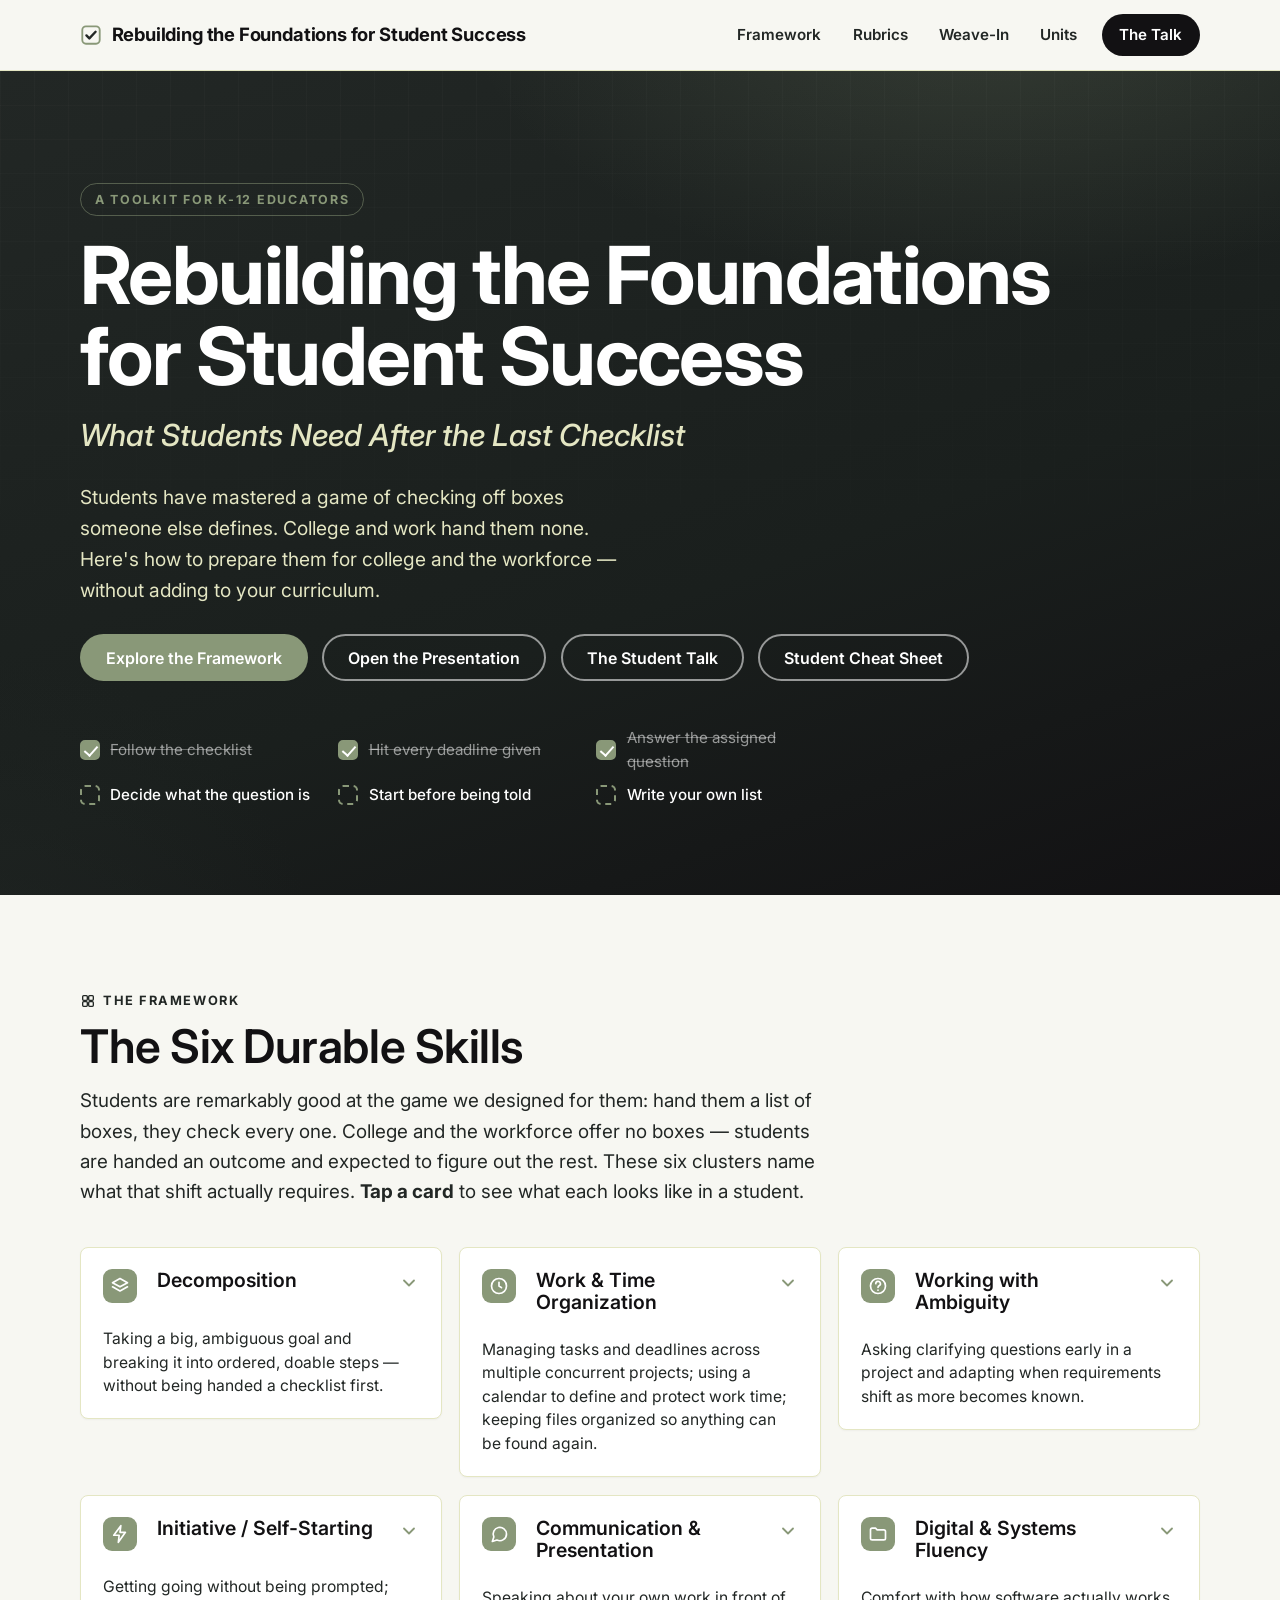
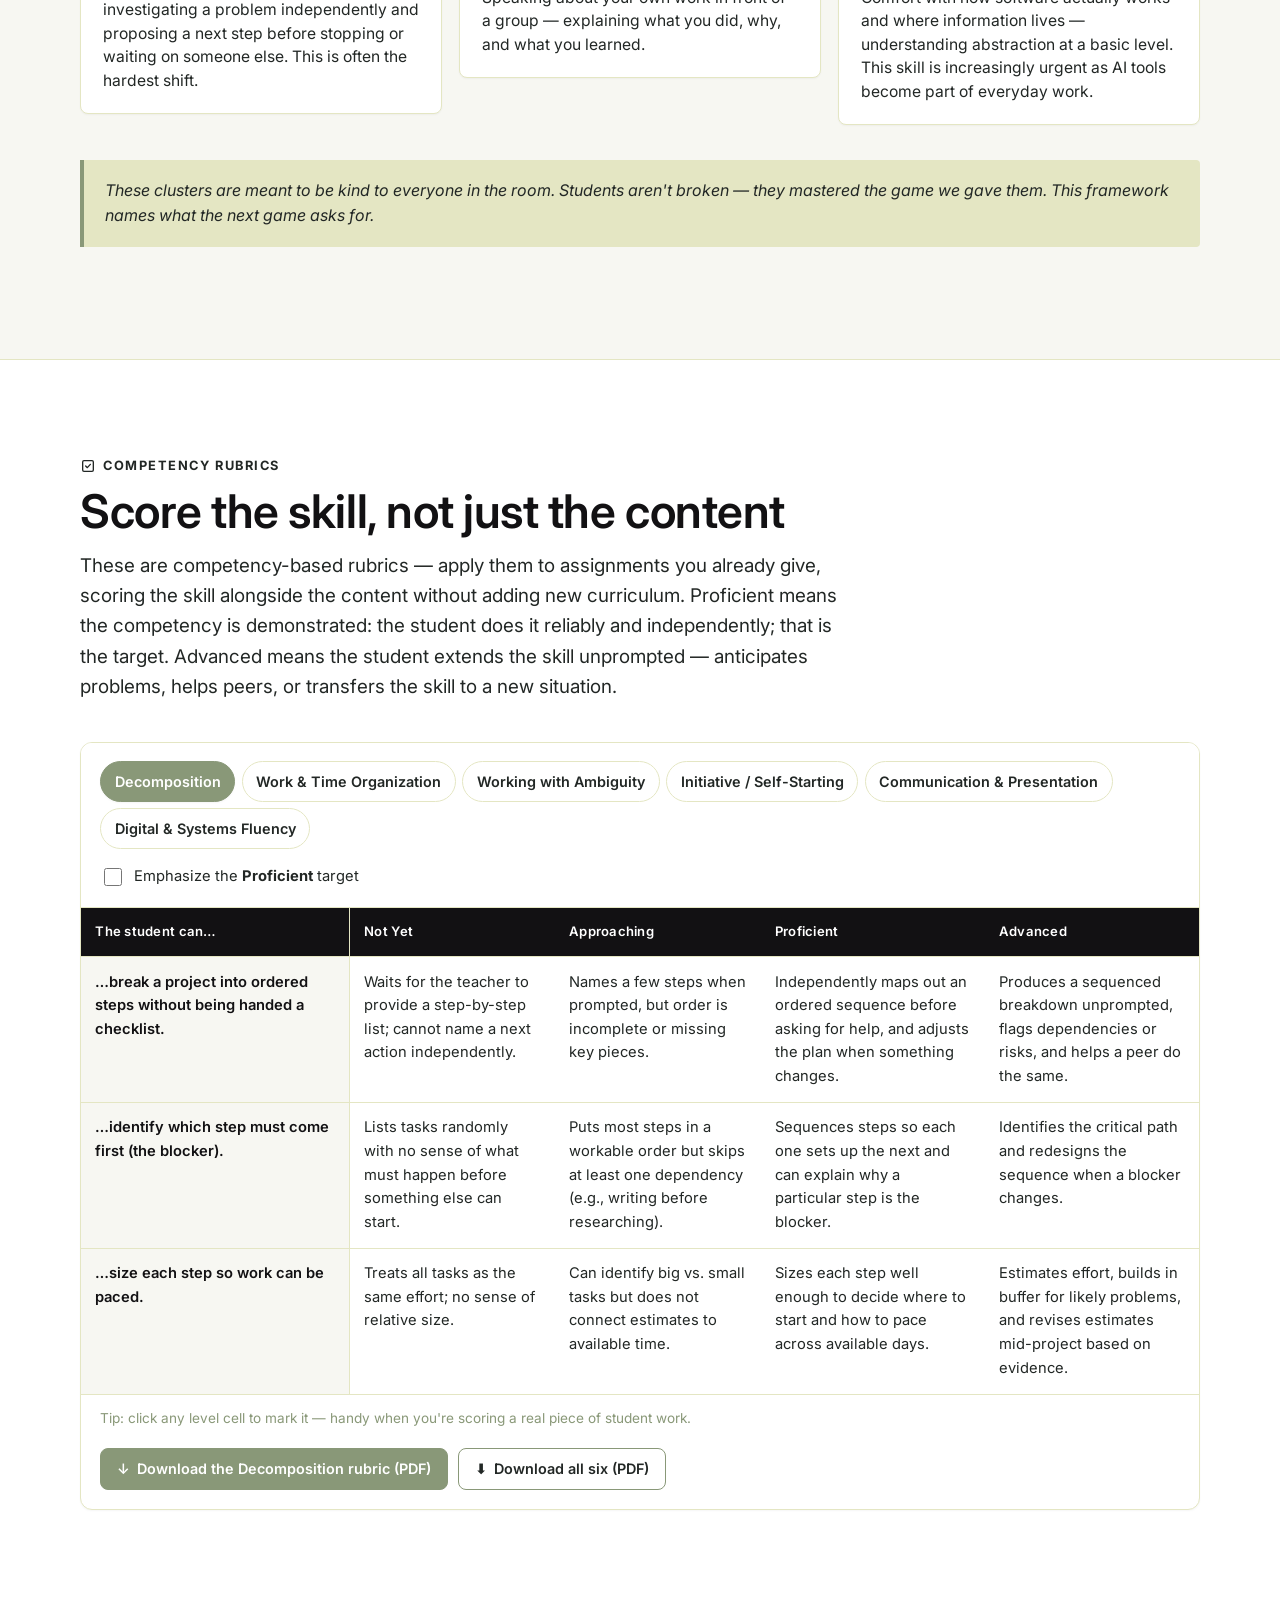
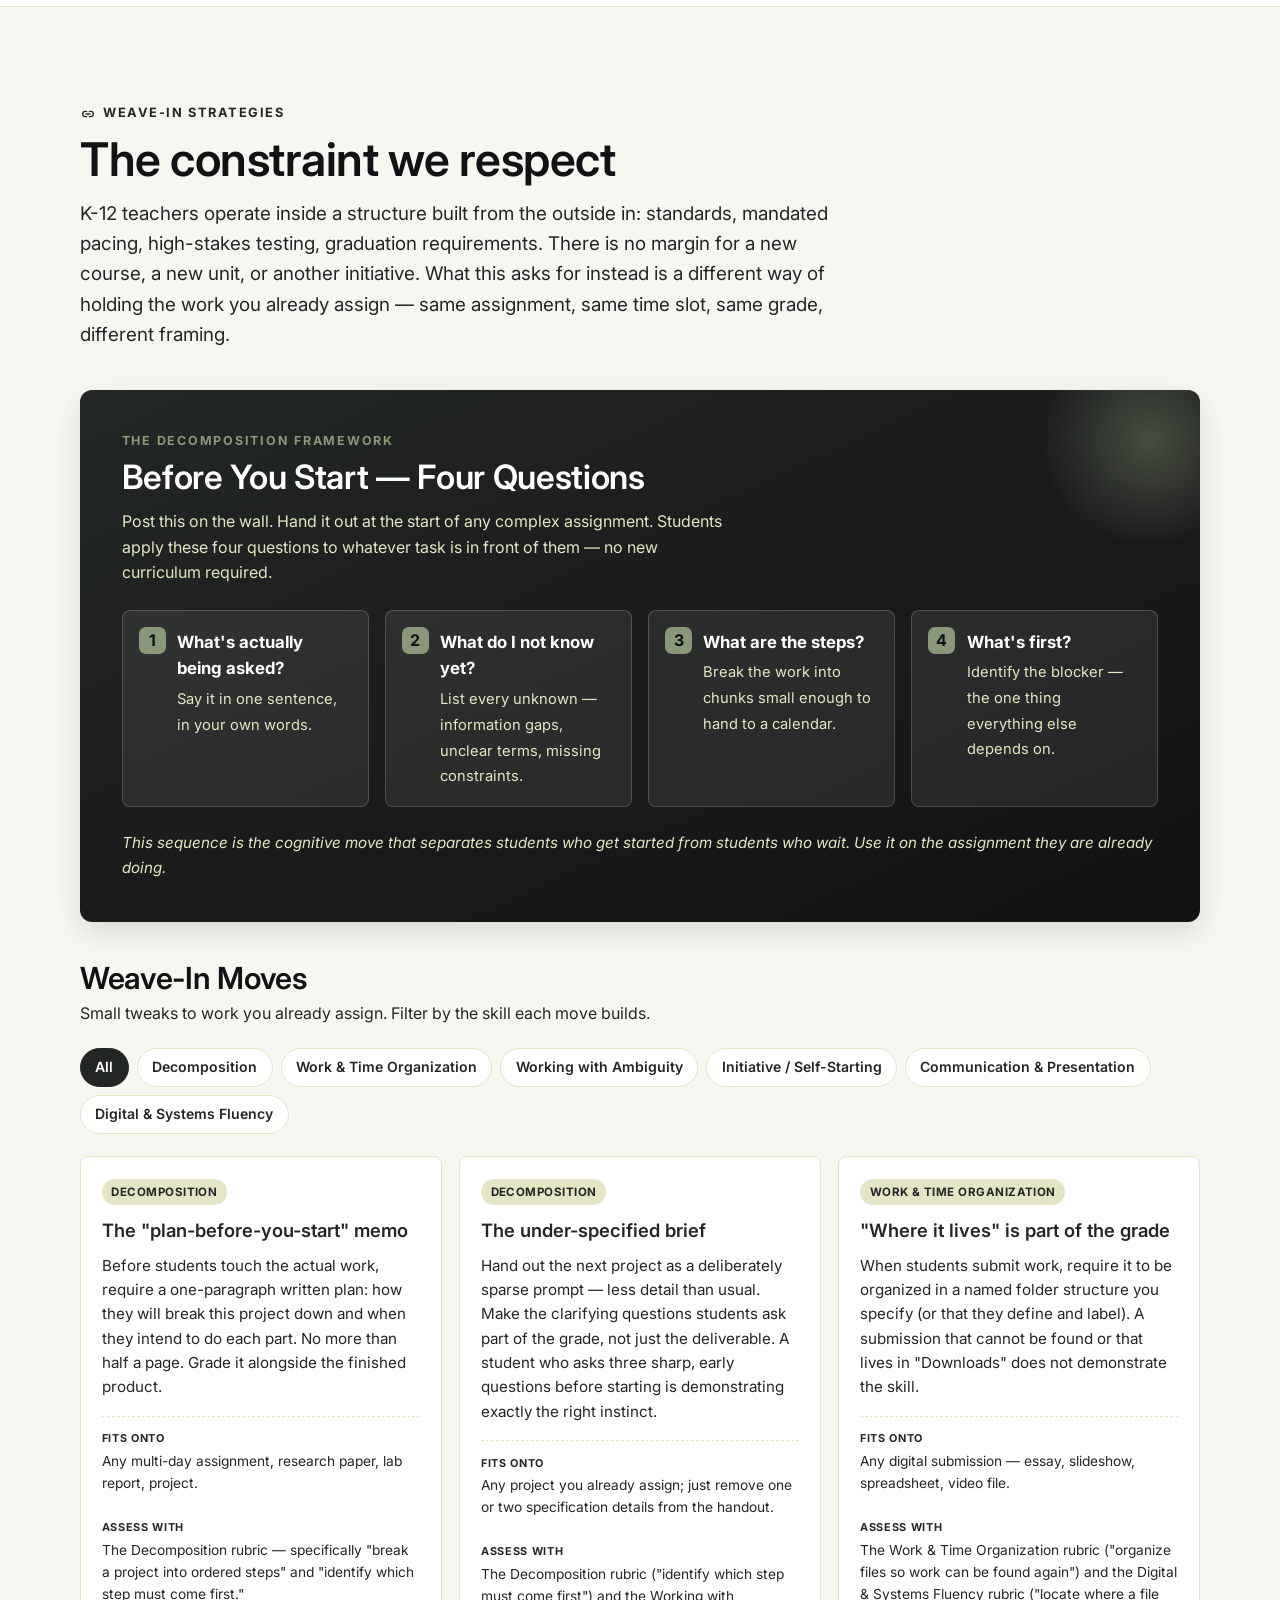
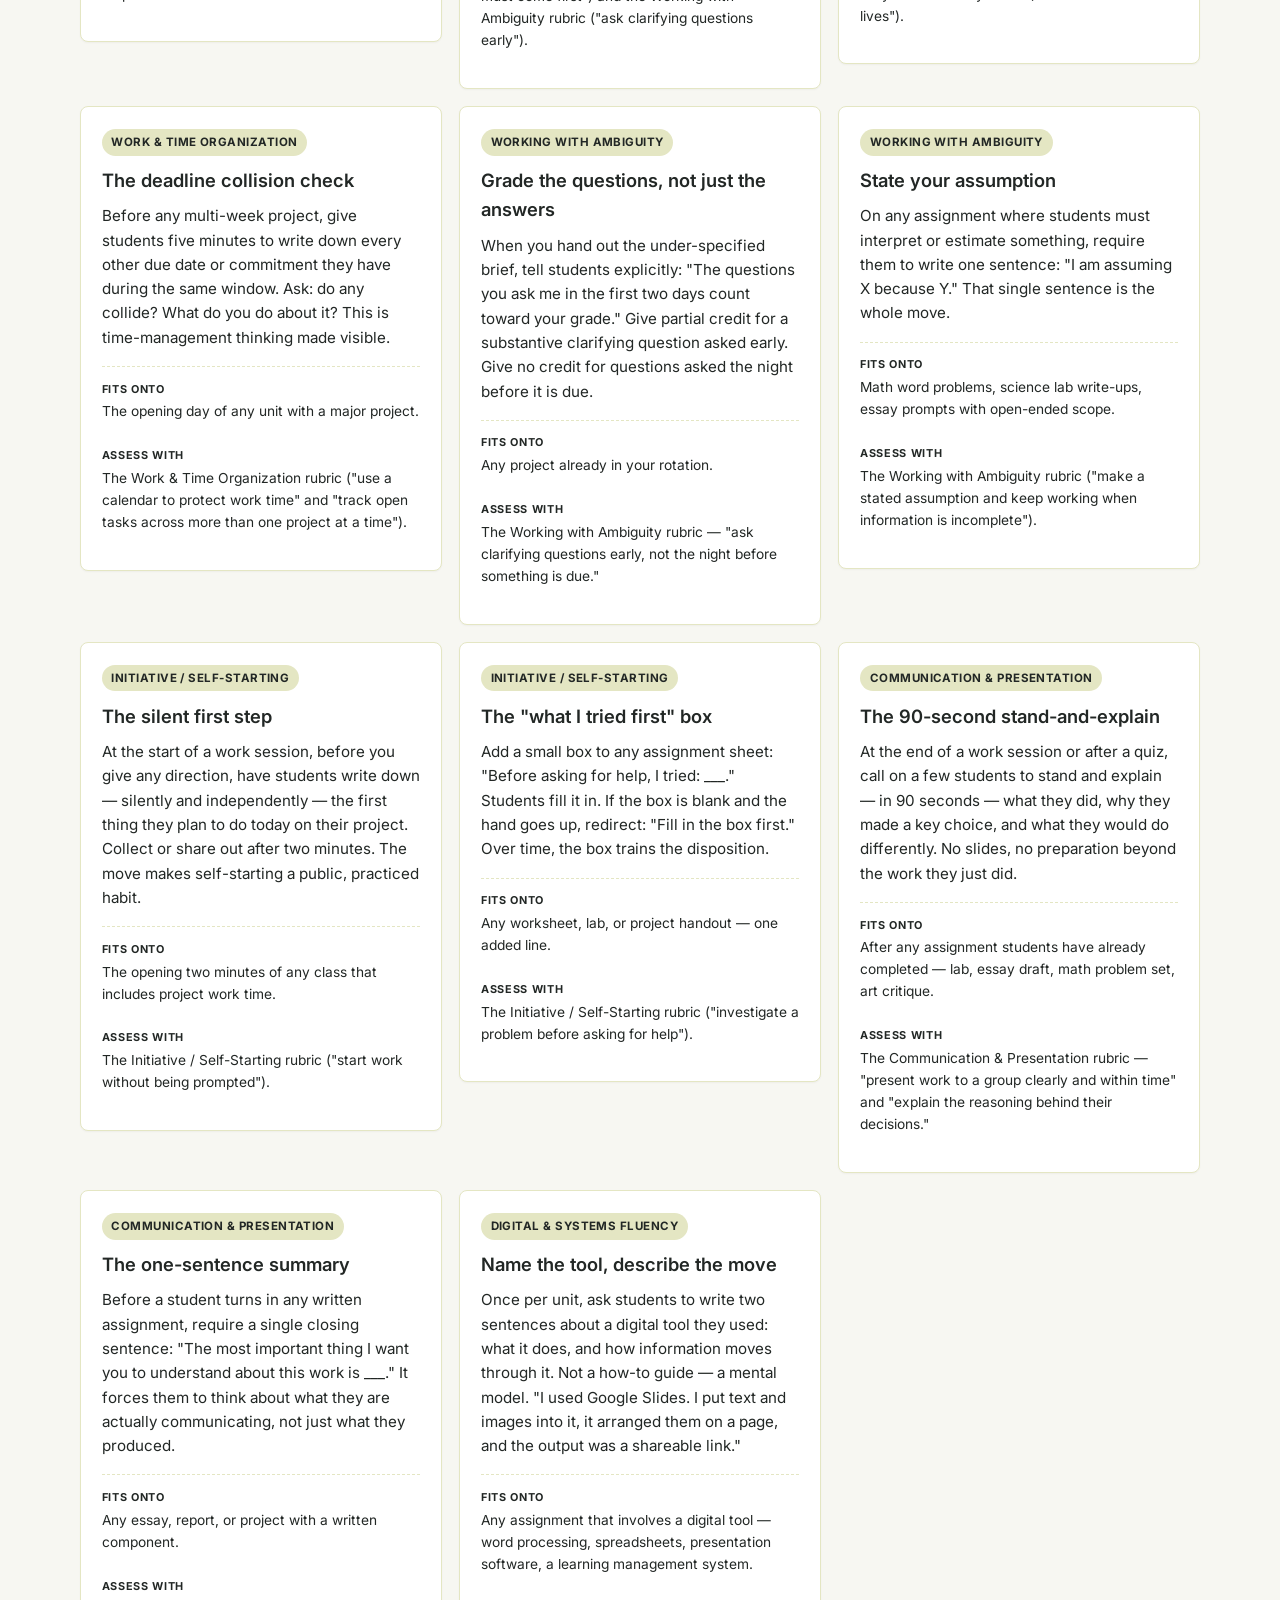
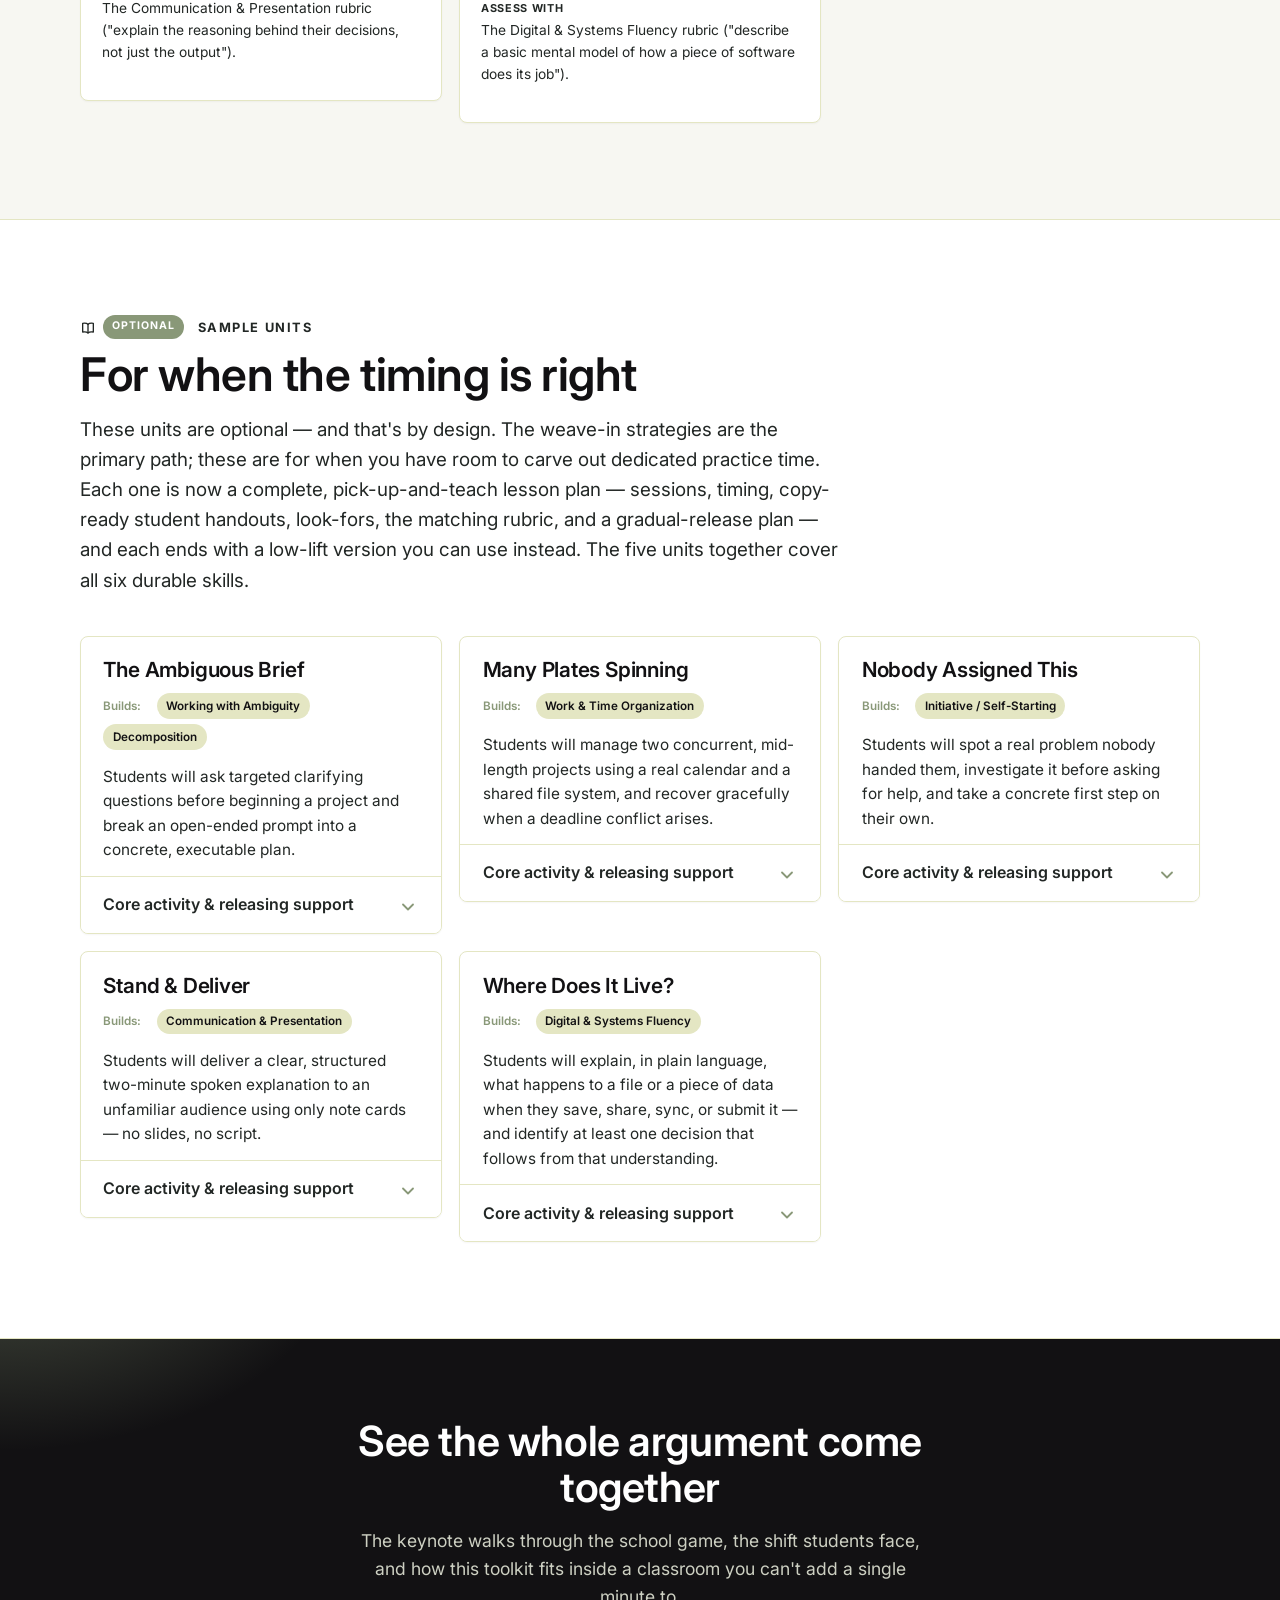
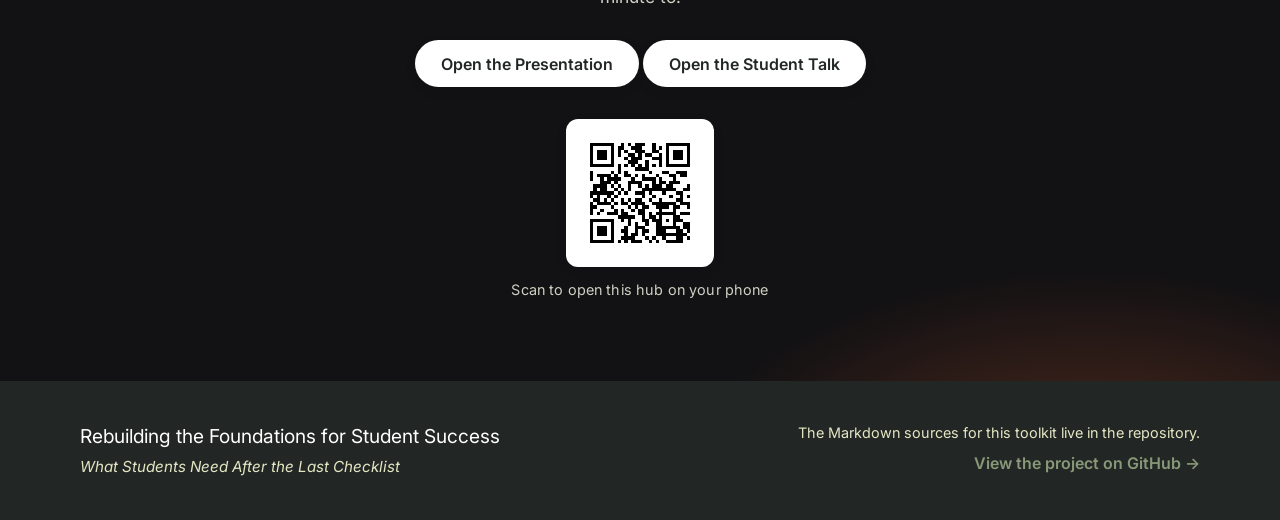
<file: index.html>
<!DOCTYPE html>
<html lang="en">
<head>
  <meta charset="UTF-8" />
  <meta name="viewport" content="width=device-width, initial-scale=1.0" />
  <title>Rebuilding the Foundations for Student Success — A Durable-Skills Toolkit for K-12 Educators</title>
  <meta name="description" content="A take-home toolkit for the keynote 'Rebuilding the Foundations for Student Success: What Students Need After the Last Checklist.' Six durable-skill clusters, competency rubrics, and weave-in strategies for K-12 teachers." />
  <link rel="preconnect" href="https://fonts.googleapis.com" />
  <link rel="preconnect" href="https://fonts.gstatic.com" crossorigin />
  <link href="https://fonts.googleapis.com/css2?family=Inter:wght@400;500;600;700;800&display=swap" rel="stylesheet" />
  <link rel="stylesheet" href="assets/styles.css" />
</head>
<body>
  <a class="skip-link" href="#main">Skip to content</a>

  <!-- ============ NAV ============ -->
  <header class="nav" id="top">
    <div class="nav__inner">
      <a class="brand" href="#top" aria-label="Rebuilding the Foundations for Student Success — home">
        <span class="brand__check" aria-hidden="true">
          <svg viewBox="0 0 24 24" width="22" height="22"><rect x="2.5" y="2.5" width="19" height="19" rx="4"/><path d="M7 12.5l3.2 3.2L17 8.5"/></svg>
        </span>
        <span class="brand__text">Rebuilding the Foundations for Student Success</span>
      </a>

      <button class="nav__toggle" id="navToggle" aria-expanded="false" aria-controls="navLinks" aria-label="Toggle navigation menu">
        <span></span><span></span><span></span>
      </button>

      <nav class="nav__links" id="navLinks" aria-label="Primary">
        <a href="#framework" data-nav>Framework</a>
        <a href="#rubrics" data-nav>Rubrics</a>
        <a href="#weave-in" data-nav>Weave-In</a>
        <a href="#units" data-nav>Units</a>
        <a class="nav__cta" href="talk.html">The Talk</a>
      </nav>
    </div>
  </header>

  <main id="main">
    <!-- ============ HERO ============ -->
    <section class="hero" id="hero">
      <div class="hero__bg" aria-hidden="true"></div>
      <div class="wrap hero__inner">
        <p class="eyebrow">A toolkit for K-12 educators</p>
        <h1 class="hero__title">Rebuilding the Foundations<br />for Student Success</h1>
        <p class="hero__subtitle">What Students Need After the Last Checklist</p>
        <p class="hero__thesis">
          Students have mastered a game of checking off boxes someone else defines.
          College and work hand them none. Here's how to prepare them for college and
          the workforce — without adding to your curriculum.
        </p>
        <div class="hero__actions">
          <a class="btn btn--primary" href="#framework">Explore the Framework</a>
          <a class="btn btn--ghost" href="talk.html">Open the Presentation</a>
          <a class="btn btn--ghost" href="student-talk.html">The Student Talk</a>
          <a class="btn btn--ghost" href="cheat-sheet.html">Student Cheat Sheet</a>
        </div>

        <ul class="hero__checklist" aria-hidden="true">
          <li class="done"><span class="box"></span>Follow the checklist</li>
          <li class="done"><span class="box"></span>Hit every deadline given</li>
          <li class="done"><span class="box"></span>Answer the assigned question</li>
          <li class="open"><span class="box"></span>Decide what the question is</li>
          <li class="open"><span class="box"></span>Start before being told</li>
          <li class="open"><span class="box"></span>Write your own list</li>
        </ul>
      </div>
    </section>

    <!-- ============ FRAMEWORK ============ -->
    <section class="section" id="framework">
      <div class="wrap">
        <header class="section__head">
          <p class="kicker"><svg class="kicker__icon" width="16" height="16" viewBox="0 0 24 24" fill="none" stroke="currentColor" stroke-width="2" stroke-linecap="round" stroke-linejoin="round" aria-hidden="true"><rect x="4" y="4" width="7" height="7" rx="1.5"/><rect x="13" y="4" width="7" height="7" rx="1.5"/><rect x="4" y="13" width="7" height="7" rx="1.5"/><rect x="13" y="13" width="7" height="7" rx="1.5"/></svg>The Framework</p>
          <h2>The Six Durable Skills</h2>
          <p class="section__lede">
            Students are remarkably good at the game we designed for them: hand them a list
            of boxes, they check every one. College and the workforce offer no boxes — students
            are handed an outcome and expected to figure out the rest. These six clusters name
            what that shift actually requires. <strong>Tap a card</strong> to see what each looks
            like in a student.
          </p>
        </header>

        <div class="cards" id="frameworkGrid"></div>

        <p class="section__note">
          These clusters are meant to be kind to everyone in the room. Students aren't broken —
          they mastered the game we gave them. This framework names what the next game asks for.
        </p>
      </div>
    </section>

    <!-- ============ RUBRICS ============ -->
    <section class="section section--alt" id="rubrics">
      <div class="wrap">
        <header class="section__head">
          <p class="kicker"><svg class="kicker__icon" width="16" height="16" viewBox="0 0 24 24" fill="none" stroke="currentColor" stroke-width="2" stroke-linecap="round" stroke-linejoin="round" aria-hidden="true"><rect x="4" y="4" width="16" height="16" rx="2"/><path d="m8.5 12 2.5 2.5 4.5-5"/></svg>Competency Rubrics</p>
          <h2>Score the skill, not just the content</h2>
          <p class="section__lede" id="rubricHowTo"></p>
        </header>

        <div class="rubric">
          <div class="rubric__controls">
            <div class="rubric__tabs" role="tablist" aria-label="Choose a skill cluster" id="rubricTabs"></div>
            <label class="rubric__toggle">
              <input type="checkbox" id="targetToggle" />
              <span>Emphasize the <strong>Proficient</strong> target</span>
            </label>
          </div>

          <div class="rubric__tablewrap" tabindex="0" role="region" aria-label="Rubric table, scroll horizontally to see all levels">
            <table class="rubric__table" id="rubricTable">
              <caption class="visually-hidden" id="rubricCaption"></caption>
            </table>
          </div>
          <p class="rubric__hint">Tip: click any level cell to mark it — handy when you're scoring a real piece of student work.</p>
          <div class="rubric__downloads">
            <a id="rubricDownload" class="rubric__dl" href="toolkit/rubrics-pdf/01-decomposition.pdf" target="_blank" rel="noopener">
              <span aria-hidden="true">⬇</span> Download this rubric (PDF)
            </a>
            <a class="rubric__dl rubric__dl--ghost" href="toolkit/rubrics-pdf/durable-skills-rubrics.pdf" target="_blank" rel="noopener">
              <span aria-hidden="true">⬇</span> Download all six (PDF)
            </a>
          </div>
        </div>
      </div>
    </section>

    <!-- ============ WEAVE-IN ============ -->
    <section class="section" id="weave-in">
      <div class="wrap">
        <header class="section__head">
          <p class="kicker"><svg class="kicker__icon" width="16" height="16" viewBox="0 0 24 24" fill="none" stroke="currentColor" stroke-width="2" stroke-linecap="round" stroke-linejoin="round" aria-hidden="true"><path d="M9 12h6"/><path d="M10 8H8a4 4 0 0 0 0 8h2"/><path d="M14 8h2a4 4 0 0 1 0 8h-2"/></svg>Weave-In Strategies</p>
          <h2>The constraint we respect</h2>
          <p class="section__lede" id="constraintLine"></p>
        </header>

        <!-- Decomposition Framework callout -->
        <div class="callout" id="decompFramework">
          <div class="callout__label">The Decomposition Framework</div>
          <h3 class="callout__title">Before You Start — Four Questions</h3>
          <p class="callout__intro" id="decompIntro"></p>
          <ol class="callout__list" id="decompList"></ol>
          <p class="callout__foot">
            This sequence is the cognitive move that separates students who get started from
            students who wait. Use it on the assignment they are already doing.
          </p>
        </div>

        <!-- Filterable moves -->
        <div class="explorer">
          <h3 class="explorer__title">Weave-In Moves</h3>
          <p class="explorer__sub">Small tweaks to work you already assign. Filter by the skill each move builds.</p>
          <div class="chips" id="moveChips" role="group" aria-label="Filter moves by skill cluster"></div>
          <div class="cards cards--moves" id="movesGrid" aria-live="polite"></div>
        </div>
      </div>
    </section>

    <!-- ============ UNITS ============ -->
    <section class="section section--alt" id="units">
      <div class="wrap">
        <header class="section__head">
          <p class="kicker"><svg class="kicker__icon" width="16" height="16" viewBox="0 0 24 24" fill="none" stroke="currentColor" stroke-width="2" stroke-linecap="round" stroke-linejoin="round" aria-hidden="true"><path d="M12 6.5C10.5 5 7.5 4.5 4 5v13c3.5-.5 6.5 0 8 1.5 1.5-1.5 4.5-2 8-1.5V5c-3.5-.5-6.5 0-8 1.5Z"/><path d="M12 6.5V19"/></svg><span class="tag-optional">Optional</span> Sample Units</p>
          <h2>For when the timing is right</h2>
          <p class="section__lede" id="unitsIntro"></p>
        </header>

        <div class="cards cards--units" id="unitsGrid"></div>
      </div>
    </section>

    <!-- ============ TALK / CTA ============ -->
    <section class="cta" id="cta">
      <div class="wrap cta__inner">
        <h2 class="cta__title">See the whole argument come together</h2>
        <p class="cta__text">
          The keynote walks through the school game, the shift students face, and how this
          toolkit fits inside a classroom you can't add a single minute to.
        </p>
        <a class="btn btn--light" href="talk.html">Open the Presentation</a>
        <a class="btn btn--light" href="student-talk.html">Open the Student Talk</a>
        <div class="cta__qr">
          <img src="assets/qr-site.svg" alt="QR code linking to this toolkit hub" width="148" height="148" />
          <span>Scan to open this hub on your phone</span>
        </div>
      </div>
    </section>
  </main>

  <footer class="footer">
    <div class="wrap footer__inner">
      <div>
        <p class="footer__brand">Rebuilding the Foundations for Student Success</p>
        <p class="footer__tag">What Students Need After the Last Checklist</p>
      </div>
      <div class="footer__meta">
        <p>The Markdown sources for this toolkit live in the repository.</p>
        <a href="https://github.com/VanderpoolTeacher/CREATE" rel="noopener">View the project on GitHub →</a>
      </div>
    </div>
  </footer>

  <script src="assets/content.js"></script>
  <script src="assets/app.js"></script>
</body>
</html>
</file>
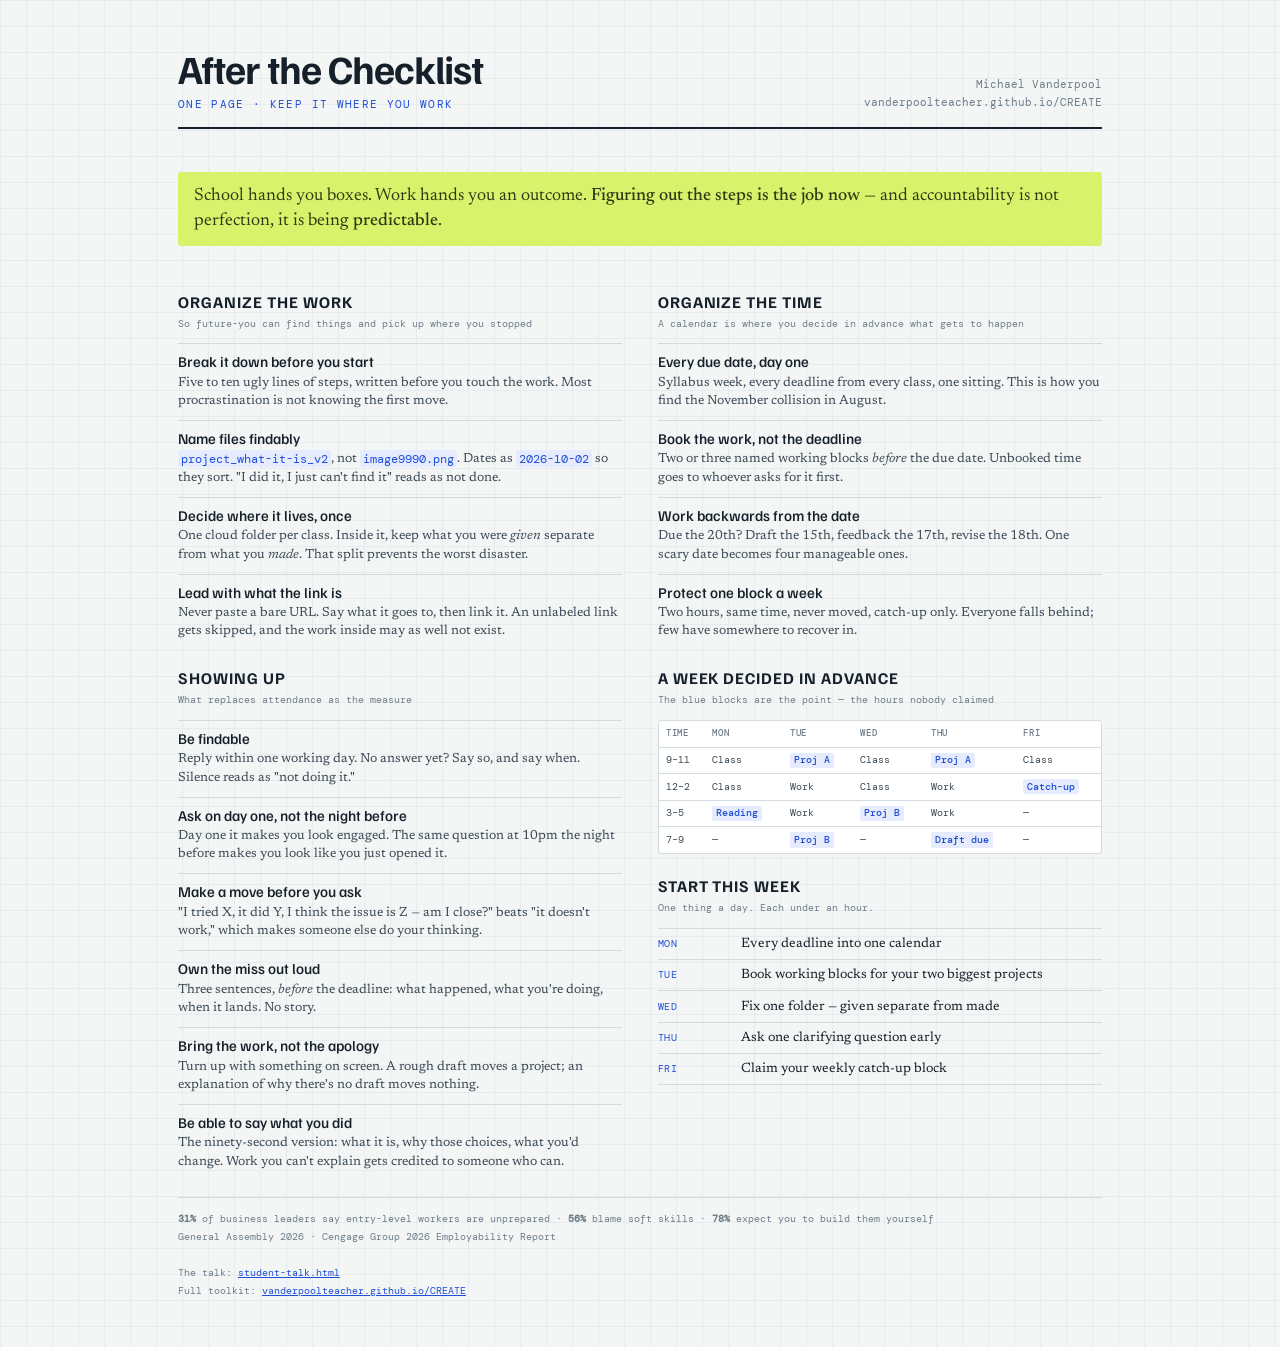
<file: cheat-sheet.html>
<!doctype html>
<html lang="en">
<head>
<meta charset="utf-8">
<meta name="viewport" content="width=device-width, initial-scale=1">
<title>After the Checklist — one-page cheat sheet</title>
<link rel="preconnect" href="https://fonts.googleapis.com">
<link rel="preconnect" href="https://fonts.gstatic.com" crossorigin>
<link rel="stylesheet" href="https://fonts.googleapis.com/css2?family=Familjen+Grotesk:wght@500;700&family=Newsreader:opsz,wght@6..72,400;6..72,500&family=DM+Mono:wght@400;500&display=swap">
<style>
  :root{
    --ground:#F4F6F5; --panel:#FFFFFF; --ink:#16202A; --body:#3C4A56; --mute:#6E7D89;
    --rule:#D2DBE0; --grid:#E6EBED; --pen:#1F4ED8; --pen-soft:#E6ECFD; --mark:#D8F26B; --mark-ink:#2C3A14;
    --display:"Familjen Grotesk","Helvetica Neue",Arial,sans-serif;
    --serif:"Newsreader",Georgia,"Times New Roman",serif;
    --mono:"DM Mono",ui-monospace,Menlo,monospace;
  }
  *{box-sizing:border-box}
  body{
    margin:0;color:var(--ink);font-family:var(--serif);
    background:var(--ground);
    background-image:linear-gradient(var(--grid) 1px,transparent 1px),linear-gradient(90deg,var(--grid) 1px,transparent 1px);
    background-size:26px 26px;
    line-height:1.45;
  }
  .sheet{
    max-width:60rem;margin:0 auto;
    padding-inline:18px;padding-block:clamp(1.8rem,4vw,3rem) 3rem;
    display:flex;flex-direction:column;gap:1.6rem;
  }

  header{display:flex;justify-content:space-between;align-items:flex-end;gap:1.5rem;flex-wrap:wrap;
         border-bottom:2px solid var(--ink);padding-bottom:.9rem}
  h1{font-family:var(--display);font-weight:700;font-size:clamp(1.7rem,4vw,2.5rem);letter-spacing:-.025em;
     line-height:1;margin:0}
  .sub{font-family:var(--mono);font-size:.7rem;letter-spacing:.12em;text-transform:uppercase;color:var(--pen);margin:.5rem 0 0}
  .who{font-family:var(--mono);font-size:.66rem;color:var(--mute);text-align:right;line-height:1.7}

  .thesis{
    background:var(--mark);color:var(--mark-ink);
    padding:.75rem 1rem;border-radius:3px;
    font-size:clamp(.95rem,1.6vw,1.12rem);line-height:1.4;
  }
  .thesis b{font-weight:500}

  .cols{display:grid;grid-template-columns:1fr 1fr;gap:1.6rem 2.2rem}
  section{break-inside:avoid}
  h2{font-family:var(--display);font-weight:700;font-size:1.02rem;letter-spacing:.01em;margin:0 0 .15rem;
     text-transform:uppercase;letter-spacing:.06em}
  .note{font-family:var(--mono);font-size:.64rem;color:var(--mute);margin:0 0 .75rem;line-height:1.5}

  dl{margin:0;display:flex;flex-direction:column;gap:.6rem}
  .row{border-top:1px solid var(--rule);padding-top:.5rem}
  dt{font-family:var(--display);font-weight:500;font-size:.93rem;line-height:1.25;color:var(--ink)}
  dd{margin:.18rem 0 0;font-size:.82rem;line-height:1.4;color:var(--body)}
  dd code{font-family:var(--mono);font-size:.92em;background:var(--pen-soft);color:var(--pen);padding:.05em .25em;border-radius:2px}

  .week{border:1px solid var(--rule);border-radius:3px;background:var(--panel);overflow:hidden;margin-top:.2rem}
  table{border-collapse:collapse;width:100%;font-family:var(--mono);font-size:.62rem;font-variant-numeric:tabular-nums}
  th{text-align:left;font-weight:500;color:var(--mute);text-transform:uppercase;letter-spacing:.09em;font-size:.56rem;
     padding:.4rem .45rem;border-bottom:1px solid var(--rule)}
  td{padding:.32rem .45rem;border-bottom:1px solid var(--rule);color:var(--body)}
  tr:last-child td{border-bottom:0}
  td b{display:inline-block;background:var(--pen-soft);color:var(--pen);font-weight:500;padding:.03rem .25rem;border-radius:2px}

  .days{display:flex;flex-direction:column}
  .day{display:grid;grid-template-columns:4.6rem 1fr;gap:.6rem;padding:.38rem 0;border-top:1px solid var(--rule);align-items:baseline}
  .day:last-child{border-bottom:1px solid var(--rule)}
  .day .d{font-family:var(--mono);font-size:.6rem;letter-spacing:.09em;text-transform:uppercase;color:var(--pen)}
  .day .k{font-size:.84rem;color:var(--ink);line-height:1.35;margin:0}

  footer{border-top:1px solid var(--rule);padding-top:.8rem;display:flex;justify-content:space-between;
         gap:1.2rem;flex-wrap:wrap;font-family:var(--mono);font-size:.64rem;color:var(--mute);line-height:1.7}
  footer a{color:var(--pen)}

  @media (max-width:720px){ .cols{grid-template-columns:1fr} header{align-items:flex-start} .who{text-align:left} }

  @media print{
    @page{margin:12mm}
    body{background:#fff;background-image:none;color:#000;font-size:9.6pt}
    .sheet{max-width:none;padding:0;gap:.9rem}
    .cols{gap:.9rem 1.5rem}
    .thesis{background:#fff;border:1.5pt solid #000;color:#000;padding:.4rem .6rem}
    td b{background:#eee;color:#000}
    dd code{background:#eee;color:#000}
    footer,header{border-color:#000}
    a{color:#000;text-decoration:none}
  }
</style>
</head>
<body>
<div class="sheet">

  <header>
    <div>
      <h1>After the Checklist</h1>
      <p class="sub">One page &middot; keep it where you work</p>
    </div>
    <div class="who">
      Michael Vanderpool<br>
      vanderpoolteacher.github.io/CREATE
    </div>
  </header>

  <p class="thesis">School hands you boxes. Work hands you an outcome. <b>Figuring out the steps is the job now</b> &mdash; and accountability is not perfection, it is being <b>predictable</b>.</p>

  <div class="cols">

    <section>
      <h2>Organize the work</h2>
      <p class="note">So future-you can find things and pick up where you stopped</p>
      <dl>
        <div class="row">
          <dt>Break it down before you start</dt>
          <dd>Five to ten ugly lines of steps, written before you touch the work. Most procrastination is not knowing the first move.</dd>
        </div>
        <div class="row">
          <dt>Name files findably</dt>
          <dd><code>project_what-it-is_v2</code>, not <code>image9990.png</code>. Dates as <code>2026-10-02</code> so they sort. "I did it, I just can't find it" reads as not done.</dd>
        </div>
        <div class="row">
          <dt>Decide where it lives, once</dt>
          <dd>One cloud folder per class. Inside it, keep what you were <em>given</em> separate from what you <em>made</em>. That split prevents the worst disaster.</dd>
        </div>
        <div class="row">
          <dt>Lead with what the link is</dt>
          <dd>Never paste a bare URL. Say what it goes to, then link it. An unlabeled link gets skipped, and the work inside may as well not exist.</dd>
        </div>
      </dl>
    </section>

    <section>
      <h2>Organize the time</h2>
      <p class="note">A calendar is where you decide in advance what gets to happen</p>
      <dl>
        <div class="row">
          <dt>Every due date, day one</dt>
          <dd>Syllabus week, every deadline from every class, one sitting. This is how you find the November collision in August.</dd>
        </div>
        <div class="row">
          <dt>Book the work, not the deadline</dt>
          <dd>Two or three named working blocks <em>before</em> the due date. Unbooked time goes to whoever asks for it first.</dd>
        </div>
        <div class="row">
          <dt>Work backwards from the date</dt>
          <dd>Due the 20th? Draft the 15th, feedback the 17th, revise the 18th. One scary date becomes four manageable ones.</dd>
        </div>
        <div class="row">
          <dt>Protect one block a week</dt>
          <dd>Two hours, same time, never moved, catch-up only. Everyone falls behind; few have somewhere to recover in.</dd>
        </div>
      </dl>
    </section>

    <section>
      <h2>Showing up</h2>
      <p class="note">What replaces attendance as the measure</p>
      <dl>
        <div class="row">
          <dt>Be findable</dt>
          <dd>Reply within one working day. No answer yet? Say so, and say when. Silence reads as "not doing it."</dd>
        </div>
        <div class="row">
          <dt>Ask on day one, not the night before</dt>
          <dd>Day one it makes you look engaged. The same question at 10pm the night before makes you look like you just opened it.</dd>
        </div>
        <div class="row">
          <dt>Make a move before you ask</dt>
          <dd>"I tried X, it did Y, I think the issue is Z &mdash; am I close?" beats "it doesn't work," which makes someone else do your thinking.</dd>
        </div>
        <div class="row">
          <dt>Own the miss out loud</dt>
          <dd>Three sentences, <em>before</em> the deadline: what happened, what you're doing, when it lands. No story.</dd>
        </div>
        <div class="row">
          <dt>Bring the work, not the apology</dt>
          <dd>Turn up with something on screen. A rough draft moves a project; an explanation of why there's no draft moves nothing.</dd>
        </div>
        <div class="row">
          <dt>Be able to say what you did</dt>
          <dd>The ninety-second version: what it is, why those choices, what you'd change. Work you can't explain gets credited to someone who can.</dd>
        </div>
      </dl>
    </section>

    <section>
      <h2>A week decided in advance</h2>
      <p class="note">The blue blocks are the point &mdash; the hours nobody claimed</p>
      <div class="week">
        <table>
          <thead><tr><th>Time</th><th>Mon</th><th>Tue</th><th>Wed</th><th>Thu</th><th>Fri</th></tr></thead>
          <tbody>
            <tr><td>9&ndash;11</td><td>Class</td><td><b>Proj A</b></td><td>Class</td><td><b>Proj A</b></td><td>Class</td></tr>
            <tr><td>12&ndash;2</td><td>Class</td><td>Work</td><td>Class</td><td>Work</td><td><b>Catch-up</b></td></tr>
            <tr><td>3&ndash;5</td><td><b>Reading</b></td><td>Work</td><td><b>Proj B</b></td><td>Work</td><td>&mdash;</td></tr>
            <tr><td>7&ndash;9</td><td>&mdash;</td><td><b>Proj B</b></td><td>&mdash;</td><td><b>Draft due</b></td><td>&mdash;</td></tr>
          </tbody>
        </table>
      </div>

      <h2 style="margin-top:1.3rem">Start this week</h2>
      <p class="note">One thing a day. Each under an hour.</p>
      <div class="days">
        <div class="day"><div class="d">Mon</div><p class="k">Every deadline into one calendar</p></div>
        <div class="day"><div class="d">Tue</div><p class="k">Book working blocks for your two biggest projects</p></div>
        <div class="day"><div class="d">Wed</div><p class="k">Fix one folder &mdash; given separate from made</p></div>
        <div class="day"><div class="d">Thu</div><p class="k">Ask one clarifying question early</p></div>
        <div class="day"><div class="d">Fri</div><p class="k">Claim your weekly catch-up block</p></div>
      </div>
    </section>

  </div>

  <footer>
    <span>
      <strong>31%</strong> of business leaders say entry-level workers are unprepared &middot;
      <strong>56%</strong> blame soft skills &middot;
      <strong>78%</strong> expect you to build them yourself<br>
      General Assembly 2026 &middot; Cengage Group 2026 Employability Report
    </span>
    <span>
      The talk: <a href="student-talk.html">student-talk.html</a><br>
      Full toolkit: <a href="https://vanderpoolteacher.github.io/CREATE/">vanderpoolteacher.github.io/CREATE</a>
    </span>
  </footer>

</div>
</body>
</html>
</file>
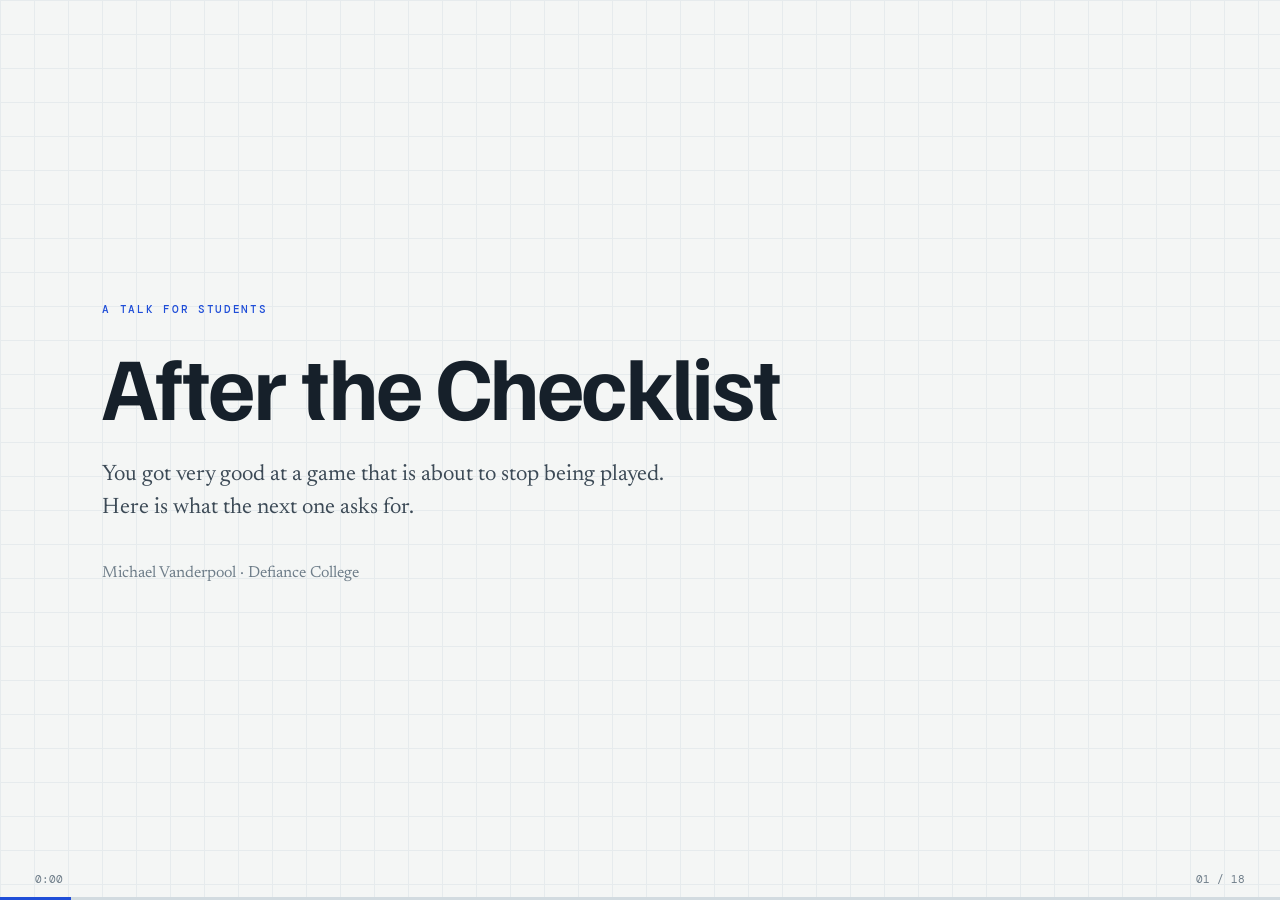
<file: student-talk.html>
<!doctype html>
<html lang="en">
<head>
<meta charset="utf-8">
<meta name="viewport" content="width=device-width, initial-scale=1">
<meta name="robots" content="noindex, nofollow">
<title>After the Checklist — a talk for students</title>
<link rel="preconnect" href="https://fonts.googleapis.com">
<link rel="preconnect" href="https://fonts.gstatic.com" crossorigin>
<link rel="stylesheet" href="https://fonts.googleapis.com/css2?family=Familjen+Grotesk:wght@500;700&family=Newsreader:opsz,wght@6..72,400;6..72,500&family=DM+Mono:wght@400;500&display=swap">
<style>
  :root{
    --ground:#F4F6F5; --panel:#FFFFFF; --ink:#16202A; --body:#3C4A56; --mute:#6E7D89;
    --rule:#D2DBE0; --grid:#E6EBED; --pen:#1F4ED8; --pen-soft:#E6ECFD;
    --mark:#D8F26B; --mark-ink:#2C3A14;
    --display:"Familjen Grotesk","Helvetica Neue",Arial,sans-serif;
    --serif:"Newsreader",Georgia,"Times New Roman",serif;
    --mono:"DM Mono",ui-monospace,Menlo,monospace;
  }
  *{box-sizing:border-box}
  html,body{height:100%}
  body{
    margin:0;color:var(--ink);font-family:var(--serif);overflow:hidden;
    background:var(--ground);
    background-image:linear-gradient(var(--grid) 1px,transparent 1px),linear-gradient(90deg,var(--grid) 1px,transparent 1px);
    background-size:34px 34px;
  }

  .slide{
    position:absolute;inset:0;display:none;flex-direction:column;justify-content:center;
    padding:clamp(2rem,6vw,5rem) clamp(2.2rem,8vw,7rem) clamp(3.2rem,7vw,6rem);
  }
  .slide.on{display:flex;animation:in .26s cubic-bezier(.2,.7,.3,1) both}
  @keyframes in{from{opacity:0;transform:translateY(10px)}to{opacity:1;transform:none}}
  @media (prefers-reduced-motion:reduce){.slide.on{animation:none}}

  .eyebrow{
    font-family:var(--mono);font-size:clamp(.62rem,.88vw,.76rem);font-weight:500;
    letter-spacing:.15em;text-transform:uppercase;color:var(--pen);margin-bottom:1.5rem;
  }
  h1{font-family:var(--display);font-weight:700;letter-spacing:-.03em;line-height:1.0;
     font-size:clamp(2.6rem,7.4vw,5.6rem);margin:0;text-wrap:balance}
  h2{font-family:var(--display);font-weight:700;letter-spacing:-.025em;line-height:1.06;
     font-size:clamp(1.9rem,4.8vw,3.6rem);margin:0 0 1.8rem;text-wrap:balance;max-width:19ch}
  h2.wide{max-width:27ch}
  .lede{font-size:clamp(1.05rem,1.75vw,1.5rem);color:var(--body);max-width:48ch;line-height:1.5;margin:0}
  .lede + .lede{margin-top:1rem}
  .lede b{color:var(--ink);font-weight:500}
  mark{background:var(--mark);color:var(--mark-ink);padding:.05em .18em;border-radius:1px}

  .big{font-family:var(--display);font-weight:700;font-size:clamp(2.1rem,5.6vw,4.4rem);
       letter-spacing:-.035em;line-height:1.03;margin:0 0 1.2rem;text-wrap:balance}
  .rule-line{height:3px;background:var(--pen);width:4.5rem;margin:0 0 1.9rem;border-radius:2px}

  ul{list-style:none;margin:0;padding:0;display:flex;flex-direction:column;gap:clamp(.9rem,1.9vw,1.6rem);max-width:54ch}
  li{position:relative;padding-left:1.5rem;font-size:clamp(1rem,1.75vw,1.5rem);line-height:1.35;color:var(--ink)}
  li::before{content:"";position:absolute;left:0;top:.52em;width:.5rem;height:.5rem;border-radius:1px;background:var(--pen)}
  li small{display:block;font-size:.68em;color:var(--body);margin-top:.35rem;line-height:1.45}
  li b{font-weight:500}

  /* do / why pairs */
  .moves{display:grid;grid-template-columns:1fr 1fr;gap:clamp(1.1rem,2.6vw,2.2rem);margin-top:.4rem}
  .mv{background:var(--panel);border:1px solid var(--rule);border-radius:3px;padding:clamp(.9rem,1.9vw,1.4rem);display:flex;flex-direction:column;gap:.5rem}
  .mv .h{font-family:var(--display);font-weight:500;font-size:clamp(1rem,1.75vw,1.35rem);line-height:1.2;letter-spacing:-.01em}
  .mv .d{font-size:clamp(.82rem,1.2vw,1rem);color:var(--ink);line-height:1.45}
  .mv .w{font-size:clamp(.76rem,1.08vw,.92rem);color:var(--mute);line-height:1.45;font-family:var(--mono)}

  /* stats */
  .stats{display:grid;grid-template-columns:repeat(4,1fr);gap:clamp(.9rem,2.2vw,2rem);margin-top:.5rem}
  .st{display:flex;flex-direction:column;gap:.5rem;border-top:2px solid var(--rule);padding-top:.9rem}
  .st.flag{border-top-color:var(--pen)}
  .fig{font-family:var(--display);font-weight:700;font-size:clamp(2.2rem,6vw,4.2rem);line-height:1;
       letter-spacing:-.04em;color:var(--pen);font-variant-numeric:tabular-nums}
  .fig i{font-style:normal;font-size:.46em;margin-left:.05em}
  .st p{margin:0;font-size:clamp(.8rem,1.15vw,1rem);line-height:1.45;color:var(--body)}
  .st p b{color:var(--ink);font-weight:500}
  .src{font-family:var(--mono);font-size:clamp(.62rem,.85vw,.74rem);color:var(--mute);margin-top:1.6rem;line-height:1.6}

  /* week table */
  .week{background:var(--panel);border:1px solid var(--rule);border-radius:3px;overflow:hidden;margin-top:.4rem}
  table{border-collapse:collapse;width:100%;font-family:var(--mono);font-size:clamp(.62rem,.95vw,.82rem);font-variant-numeric:tabular-nums}
  th{text-align:left;font-weight:500;color:var(--mute);letter-spacing:.1em;text-transform:uppercase;
     font-size:.78em;padding:.6rem .7rem;border-bottom:1px solid var(--rule)}
  td{padding:.5rem .7rem;border-bottom:1px solid var(--rule);color:var(--body)}
  tr:last-child td{border-bottom:0}
  td.t{color:var(--mute)}
  td b{display:inline-block;background:var(--pen-soft);color:var(--pen);font-weight:500;padding:.08rem .35rem;border-radius:2px}

  /* days */
  .days{display:flex;flex-direction:column;gap:0;max-width:60ch}
  .day{display:grid;grid-template-columns:6rem 1fr;gap:1rem;padding:.75rem 0;border-top:1px solid var(--rule);align-items:baseline}
  .day:last-child{border-bottom:1px solid var(--rule)}
  .day .d{font-family:var(--mono);font-size:clamp(.64rem,.9vw,.78rem);letter-spacing:.1em;text-transform:uppercase;color:var(--pen)}
  .day .k{font-size:clamp(.92rem,1.5vw,1.25rem);color:var(--ink);line-height:1.3}
  .day .k span{display:block;color:var(--body);font-size:.78em;margin-top:.2rem;line-height:1.4}

  .kicker{margin-top:2rem;padding:1rem 1.3rem;background:var(--pen-soft);border-radius:3px;
          font-size:clamp(.95rem,1.55vw,1.3rem);line-height:1.45;max-width:54ch;color:var(--ink)}
  .kicker b{font-weight:500}
  .kicker.mark{background:var(--mark);color:var(--mark-ink)}

  .takegrid{display:grid;grid-template-columns:1fr auto;gap:clamp(2rem,6vw,4.5rem);align-items:center}
  .links{margin:2rem 0 0;display:grid;grid-template-columns:auto 1fr;gap:.55rem 1.1rem;align-items:baseline;max-width:44ch}
  .links dt{font-family:var(--mono);font-size:clamp(.6rem,.85vw,.72rem);letter-spacing:.12em;text-transform:uppercase;color:var(--pen);white-space:nowrap}
  .links dd{margin:0;font-size:clamp(.88rem,1.3vw,1.08rem);color:var(--body);line-height:1.4}
  .links dd span{font-family:var(--mono);font-size:.84em;color:var(--mute)}
  .links dd span b{color:var(--pen);font-weight:500}
  .getit{display:flex;flex-direction:column;align-items:center;gap:.6rem;text-decoration:none;color:var(--ink);flex:none}
  .getit .qr{display:block;background:#fff;border:1px solid var(--rule);border-radius:4px;
             padding:clamp(.6rem,1.1vw,.9rem);line-height:0;color:var(--ink)}
  .getit .qr svg{display:block;width:clamp(8rem,13vw,12rem);height:auto}
  .getit-t{font-family:var(--mono);font-size:clamp(.62rem,.86vw,.74rem);letter-spacing:.13em;text-transform:uppercase;color:var(--pen)}
  .getit-u{font-family:var(--mono);font-size:clamp(.55rem,.74vw,.64rem);color:var(--mute)}

  footer{position:fixed;left:0;right:0;bottom:0;display:flex;justify-content:space-between;align-items:center;
         padding:.85rem clamp(1.2rem,3vw,2.2rem);font-family:var(--mono);font-size:.7rem;color:var(--mute);pointer-events:none}
  .nav{position:fixed;inset:auto 0 0 0;height:3px;background:var(--rule)}
  .nav i{display:block;height:100%;background:var(--pen);transition:width .25s ease}

  @media print{.slide{display:flex!important;position:relative;page-break-after:always;height:100vh}footer,.nav{display:none}}

  @media (max-width:820px){
    html,body{height:auto}
    body{overflow-y:auto;overflow-x:hidden}
    .slide{position:relative;inset:auto;min-height:100svh;justify-content:flex-start;padding:2.2rem 1.25rem 4.5rem}
    .slide.on{display:flex}
    h2,h2.wide{max-width:none}
    .lede,ul,.kicker,.days{max-width:none}
    .moves{grid-template-columns:1fr}
    .stats{grid-template-columns:repeat(2,1fr)}
    .takegrid{grid-template-columns:1fr;gap:1.8rem}
    .links{max-width:none}
    .day{grid-template-columns:1fr;gap:.2rem}
  }
</style>
</head>
<body>

<!-- 1 -->
<section class="slide on" data-t="0:00">
  <div class="eyebrow">A talk for students</div>
  <h1>After the Checklist</h1>
  <p class="lede" style="margin-top:1.8rem">You got very good at a game that is about to stop being played. Here is what the next one asks for.</p>
  <p class="lede" style="margin-top:2.2rem;color:var(--mute);font-size:1rem">Michael Vanderpool &middot; Defiance College</p>
</section>

<!-- 2 -->
<section class="slide" data-t="0:02">
  <div class="eyebrow">Start here</div>
  <h2 class="wide">You are good at school. That is a real skill.</h2>
  <p class="lede">Twelve years of: here are the boxes, check them all, hand it in Friday.</p>
  <p class="lede"><b>You mastered that.</b> Most people did not.</p>
</section>

<!-- 3 -->
<section class="slide" data-t="0:04">
  <div class="eyebrow">The shift nobody announces</div>
  <p class="big">Then someone hands you<br>an outcome instead.</p>
  <div class="rule-line"></div>
  <p class="lede">Build the thing. Fix the problem. Present Thursday.</p>
  <p class="lede">Nobody writes the steps down, because nobody has them. <b>Figuring out the steps is the job now.</b></p>
</section>

<!-- 4 -->
<section class="slide" data-t="0:07">
  <div class="eyebrow">What the people hiring actually say</div>
  <h2 class="wide">This is not a vibe. These are 2026 surveys.</h2>
  <div class="stats">
    <div class="st">
      <div class="fig">31<i>%</i></div>
      <p>of business leaders say entry-level workers are <b>hardly or completely unprepared</b></p>
    </div>
    <div class="st">
      <div class="fig">56<i>%</i></div>
      <p>blame <b>soft skills</b> &mdash; not technical ability</p>
    </div>
    <div class="st">
      <div class="fig">78<i>%</i></div>
      <p>expect you to <b>build those skills yourself</b></p>
    </div>
    <div class="st flag">
      <div class="fig">29<i>%</i></div>
      <p>would <b>avoid hiring juniors altogether</b></p>
    </div>
  </div>
  <p class="src">General Assembly, 2026 &mdash; 651 business leaders and 2,361 working adults, US and UK</p>
</section>

<!-- 5 -->
<section class="slide" data-t="0:10">
  <div class="eyebrow">The number that matters</div>
  <p class="big">78% expect you to teach<br>yourself the thing<br>they are judging you on.</p>
  <div class="rule-line"></div>
  <p class="lede">Only 62% of employees think that is fair.</p>
  <p class="lede"><b>The employers are the ones hiring.</b></p>
</section>

<!-- 6 -->
<section class="slide" data-t="0:13">
  <div class="eyebrow">To be fair &mdash; it cuts both ways</div>
  <h2 class="wide">The bar moved and nobody updated the syllabus</h2>
  <ul>
    <li><b>77% of recent graduates</b> say employers expect more experience than entry level should reasonably require <small>Up from 48% a year earlier.</small></li>
    <li><b>72% of employers</b> admit the pace of change has made it hard for colleges to keep readiness programs current</li>
  </ul>
  <div class="kicker">Not your fault. <b>Still your problem.</b> The useful response is to arrive already carrying what nobody is going to teach you.</div>
  <p class="src">Cengage Group 2026 Employability Report &mdash; 931 hiring managers, 759 instructors, 1,100 recent graduates</p>
</section>

<!-- 7 -->
<section class="slide" data-t="0:16">
  <div class="eyebrow">What they screen for</div>
  <h2 class="wide">Communication appears in 34% of all job postings</h2>
  <p class="lede">More than any technical skill. More than any software you could list.</p>
  <p class="lede">And of employed graduates who did an internship, <b>81% say that is what got them the job</b> &mdash; because it is proof you can <em>operate</em>, not just complete.</p>
</section>

<!-- 8 -->
<section class="slide" data-t="0:20">
  <div class="eyebrow">Part one</div>
  <p class="big">Organize the work.</p>
  <div class="rule-line"></div>
  <p class="lede">Not productivity theater. Four habits that mean future-you can find things and pick up where you left off.</p>
</section>

<!-- 9 -->
<section class="slide" data-t="0:22">
  <div class="eyebrow">Organize the work</div>
  <h2 class="wide">Four moves</h2>
  <div class="moves">
    <div class="mv">
      <div class="h">Break it down first</div>
      <div class="d">Before touching the work, write five to ten ugly lines of steps.</div>
      <div class="w">Most procrastination is not knowing the first move</div>
    </div>
    <div class="mv">
      <div class="h">Name files findably</div>
      <div class="d"><code>project_what-it-is_v2</code>, not <code>image9990.png</code>. Dates as <code>2026-10-02</code>.</div>
      <div class="w">"I did it, I just can't find it" reads as not done</div>
    </div>
    <div class="mv">
      <div class="h">Decide where it lives</div>
      <div class="d">One cloud folder per class. Keep what you were <em>given</em> separate from what you <em>made</em>.</div>
      <div class="w">That one split prevents the worst disaster</div>
    </div>
    <div class="mv">
      <div class="h">Lead with what the link is</div>
      <div class="d">Never paste a bare URL. Say what it goes to, then link it.</div>
      <div class="w">An unlabeled link gets skipped</div>
    </div>
  </div>
</section>

<!-- 10 -->
<section class="slide" data-t="0:28">
  <div class="eyebrow">Part two</div>
  <p class="big">Organize the time.</p>
  <div class="rule-line"></div>
  <p class="lede">A calendar is not a record of what happened to you. <b>It is where you decide in advance what gets to happen.</b></p>
</section>

<!-- 11 -->
<section class="slide" data-t="0:30">
  <div class="eyebrow">Organize the time</div>
  <h2 class="wide">Four moves</h2>
  <div class="moves">
    <div class="mv">
      <div class="h">Every due date, day one</div>
      <div class="d">Syllabus week: every deadline from every class, one sitting.</div>
      <div class="w">So you find the November collision in August</div>
    </div>
    <div class="mv">
      <div class="h">Book the work, not the deadline</div>
      <div class="d">Two or three named working blocks <em>before</em> the due date.</div>
      <div class="w">Unbooked time goes to whoever asks first</div>
    </div>
    <div class="mv">
      <div class="h">Work backwards</div>
      <div class="d">Due the 20th? Draft the 15th, feedback the 17th, revise the 18th.</div>
      <div class="w">One scary date becomes four manageable ones</div>
    </div>
    <div class="mv">
      <div class="h">Protect one block</div>
      <div class="d">Two hours a week, same time, never moved. Catch-up only.</div>
      <div class="w">Everyone falls behind. Few have somewhere to recover</div>
    </div>
  </div>
</section>

<!-- 12 -->
<section class="slide" data-t="0:36">
  <div class="eyebrow">What that looks like</div>
  <h2 class="wide">A week that was decided in advance</h2>
  <div class="week">
    <table>
      <thead><tr><th>Time</th><th>Mon</th><th>Tue</th><th>Wed</th><th>Thu</th><th>Fri</th></tr></thead>
      <tbody>
        <tr><td class="t">9&ndash;11</td><td>Class</td><td><b>Project A</b></td><td>Class</td><td><b>Project A</b></td><td>Class</td></tr>
        <tr><td class="t">12&ndash;2</td><td>Class</td><td>Work</td><td>Class</td><td>Work</td><td><b>Catch-up</b></td></tr>
        <tr><td class="t">3&ndash;5</td><td><b>Reading</b></td><td>Work</td><td><b>Project B</b></td><td>Work</td><td>&mdash;</td></tr>
        <tr><td class="t">7&ndash;9</td><td>&mdash;</td><td><b>Project B</b></td><td>&mdash;</td><td><b>Draft due 15th</b></td><td>&mdash;</td></tr>
      </tbody>
    </table>
  </div>
  <div class="kicker">The blue blocks are the point. Class and work were never the problem &mdash; <b>the problem is the hours between them that nobody claimed.</b></div>
</section>

<!-- 13 -->
<section class="slide" data-t="0:40">
  <div class="eyebrow">Part three</div>
  <p class="big">Showing up.</p>
  <div class="rule-line"></div>
  <p class="lede">Attendance was the measure for twelve years. <b>It is about to stop being the measure.</b> Here is what replaces it.</p>
</section>

<!-- 14 -->
<section class="slide" data-t="0:42">
  <div class="eyebrow">Showing up &middot; being reachable</div>
  <h2 class="wide">Three moves</h2>
  <ul>
    <li><b>Be findable.</b> Reply within one working day. No answer yet? Say that, and say when. <small>Silence reads as "not doing it." People cannot tell stuck from gone.</small></li>
    <li><b>Ask on day one, not the night before.</b> The moment it is assigned, ask what finished looks like. <small>Day one it makes you look engaged. At 10pm the night before, the same question makes you look like you just opened it.</small></li>
    <li><b>Make a move before you ask.</b> "I tried X, it did Y, I think the issue is Z &mdash; am I close?" <small>"It doesn't work" makes someone else do your thinking.</small></li>
  </ul>
</section>

<!-- 15 -->
<section class="slide" data-t="0:47">
  <div class="eyebrow">Showing up &middot; when it goes wrong</div>
  <h2 class="wide">Three more</h2>
  <ul>
    <li><b>Own the miss out loud.</b> Three sentences, <em>before</em> the deadline: what happened, what you are doing, when it lands. <small>Everyone misses something. What people remember is whether they heard it from you or had to come looking.</small></li>
    <li><b>Bring the work, not the apology.</b> Turn up with something on screen &mdash; a draft, a sketch, a broken version. <small>A rough draft moves a project. A polished explanation of why there is no draft moves nothing.</small></li>
    <li><b>Be able to say what you did.</b> The ninety-second version: what it is, why those choices, what you would change. <small>Work you cannot explain gets credited to someone who can.</small></li>
  </ul>
</section>

<!-- 16 -->
<section class="slide" data-t="0:52">
  <div class="eyebrow">The whole thing in one line</div>
  <p class="big">Accountability is<br>being predictable.</p>
  <div class="rule-line"></div>
  <p class="lede">Not perfect. Not never missing.</p>
  <p class="lede">They know you will reply. They know you will flag it if it slips. They know that when you show up, <b>there will be something to look at.</b></p>
  <div class="kicker mark">That is rarer than it sounds. Which is exactly why it is worth being.</div>
</section>

<!-- 17 -->
<section class="slide" data-t="0:55">
  <div class="eyebrow">Start this week</div>
  <h2 class="wide">One thing a day. Each under an hour.</h2>
  <div class="days">
    <div class="day"><div class="d">Monday</div><p class="k">Every deadline into one calendar<span>Every syllabus, one sitting. Note the weeks where two collide.</span></p></div>
    <div class="day"><div class="d">Tuesday</div><p class="k">Book your working blocks<span>Two named blocks each for your two biggest projects.</span></p></div>
    <div class="day"><div class="d">Wednesday</div><p class="k">Fix one folder<span>Messiest class. Cloud, given separate from made, files renamed.</span></p></div>
    <div class="day"><div class="d">Thursday</div><p class="k">Ask one question early<span>Whatever was assigned last — ask it now, not later.</span></p></div>
    <div class="day"><div class="d">Friday</div><p class="k">Claim your catch-up block<span>The two hours you protect from here on. Make it recurring.</span></p></div>
  </div>
</section>

<!-- 18 -->
<section class="slide" data-t="0:58">
  <div class="eyebrow">Take it with you</div>
  <div class="takegrid">
    <div>
      <h2 class="wide">You mastered the game you were given.</h2>
      <p class="lede">This one has different rules &mdash; and now you know them.</p>
      <dl class="links">
        <dt>Cheat sheet</dt>
        <dd>Every move on one page, built to print<br><span>vanderpoolteacher.github.io/CREATE/<b>cheat-sheet.html</b></span></dd>
        <dt>Full toolkit</dt>
        <dd>Framework, rubrics, lesson plans<br><span>vanderpoolteacher.github.io/<b>CREATE</b></span></dd>
      </dl>
    </div>
    <a class="getit" href="https://vanderpoolteacher.github.io/CREATE/student-talk.html">
      <span class="qr"><svg shape-rendering="crispEdges" xmlns="http://www.w3.org/2000/svg" viewBox="0 0 37 37" class="segno"><path class="qrline" stroke="currentColor" d="M2 2.5h7m2 0h2m2 0h2m2 0h2m2 0h1m4 0h7m-33 1h1m5 0h1m1 0h2m8 0h1m1 0h1m1 0h1m3 0h1m5 0h1m-33 1h1m1 0h3m1 0h1m1 0h1m1 0h3m2 0h2m4 0h1m4 0h1m1 0h3m1 0h1m-33 1h1m1 0h3m1 0h1m1 0h2m1 0h1m2 0h1m1 0h2m2 0h2m4 0h1m1 0h3m1 0h1m-33 1h1m1 0h3m1 0h1m6 0h1m1 0h1m2 0h6m2 0h1m1 0h3m1 0h1m-33 1h1m5 0h1m4 0h2m4 0h2m2 0h1m4 0h1m5 0h1m-33 1h7m1 0h1m1 0h1m1 0h1m1 0h1m1 0h1m1 0h1m1 0h1m1 0h1m1 0h1m1 0h7m-25 1h1m1 0h1m1 0h1m3 0h1m3 0h1m2 0h2m-25 1h1m5 0h1m1 0h1m4 0h2m1 0h2m4 0h1m1 0h3m2 0h3m-32 1h1m2 0h1m1 0h1m1 0h4m2 0h1m1 0h1m1 0h3m3 0h1m4 0h3m-30 1h1m4 0h1m5 0h5m3 0h3m1 0h2m2 0h1m1 0h2m-32 1h1m1 0h1m1 0h2m1 0h3m1 0h1m1 0h1m4 0h1m1 0h1m1 0h1m2 0h1m1 0h4m1 0h1m-33 1h1m2 0h1m2 0h2m1 0h2m2 0h1m2 0h1m2 0h1m3 0h1m2 0h3m-29 1h1m2 0h1m1 0h1m1 0h2m2 0h1m3 0h6m2 0h1m3 0h1m3 0h2m-31 1h5m2 0h3m3 0h2m1 0h1m1 0h2m3 0h7m-25 1h3m1 0h1m6 0h1m3 0h2m1 0h1m2 0h3m1 0h1m-33 1h1m5 0h2m2 0h1m1 0h2m3 0h1m1 0h1m2 0h4m1 0h2m3 0h1m-33 1h1m1 0h1m1 0h2m1 0h2m1 0h1m1 0h2m1 0h6m2 0h1m1 0h2m2 0h2m1 0h1m-32 1h1m2 0h1m1 0h1m1 0h1m2 0h1m1 0h3m2 0h4m1 0h5m1 0h4m-33 1h1m1 0h1m1 0h2m3 0h2m1 0h1m1 0h3m3 0h1m2 0h1m1 0h1m2 0h3m1 0h1m-33 1h1m2 0h1m1 0h3m2 0h1m1 0h2m1 0h1m1 0h2m3 0h4m3 0h1m-30 1h1m2 0h1m1 0h1m1 0h2m3 0h2m1 0h1m2 0h12m-30 1h1m1 0h2m1 0h4m1 0h1m1 0h1m2 0h1m6 0h1m2 0h1m2 0h2m1 0h1m-32 1h1m1 0h4m1 0h1m1 0h2m3 0h1m1 0h1m3 0h1m1 0h1m3 0h1m3 0h1m-31 1h2m1 0h1m1 0h5m1 0h1m1 0h1m1 0h2m2 0h1m3 0h7m-22 1h1m1 0h8m1 0h2m3 0h1m3 0h1m1 0h1m1 0h1m-33 1h7m2 0h4m2 0h1m1 0h1m3 0h4m1 0h1m1 0h1m1 0h2m-32 1h1m5 0h1m2 0h1m1 0h2m2 0h1m2 0h1m4 0h2m3 0h5m-33 1h1m1 0h3m1 0h1m5 0h2m2 0h2m1 0h2m1 0h1m1 0h6m1 0h1m-32 1h1m1 0h3m1 0h1m2 0h3m1 0h1m1 0h2m1 0h4m1 0h3m1 0h3m1 0h2m-33 1h1m1 0h3m1 0h1m2 0h1m1 0h1m1 0h4m1 0h3m2 0h3m1 0h2m2 0h2m-33 1h1m5 0h1m2 0h1m3 0h2m3 0h3m1 0h1m1 0h2m1 0h4m-31 1h7m1 0h4m2 0h1m2 0h3m2 0h3m2 0h1m2 0h2"/></svg></span>
      <span class="getit-t">Scan for these slides</span>
      <span class="getit-u">vanderpoolteacher.github.io/CREATE/student-talk.html</span>
    </a>
  </div>
</section>

<footer><span id="tm"></span><span id="ct"></span></footer>
<div class="nav"><i id="bar"></i></div>
<script>
(function(){
  var s=[].slice.call(document.querySelectorAll('.slide')),i=0,n=s.length;
  var ct=document.getElementById('ct'),tm=document.getElementById('tm'),bar=document.getElementById('bar');
  function show(k){
    i=Math.max(0,Math.min(n-1,k));
    s.forEach(function(el,j){el.classList.toggle('on',j===i)});
    ct.textContent=String(i+1).padStart(2,'0')+' / '+n;
    tm.textContent=s[i].dataset.t||'';
    bar.style.width=((i+1)/n*100)+'%';
  }
  document.addEventListener('keydown',function(e){
    if(e.key==='ArrowRight'||e.key==='PageDown'||e.key===' '){e.preventDefault();show(i+1)}
    else if(e.key==='ArrowLeft'||e.key==='PageUp'){e.preventDefault();show(i-1)}
    else if(e.key==='Home')show(0);
    else if(e.key==='End')show(n-1);
  });
  document.addEventListener('click',function(){ show(i+1) });
  show(0);
})();
</script>
</body>
</html>
</file>
<file: assets/styles.css>
/* =========================================================
   Rebuilding the Foundations for Student Success — toolkit hub
   Earthy palette — coolors.co/f7f7f2-e4e6c3-899878-222725-121113
   cream + sage accent + deep green-black, Inter throughout.
   ========================================================= */

:root {
  /* Palette tokens (semantic names kept; values remapped) */
  --ink:        #121113;   /* darkest — headings & deep surfaces */
  --ink-soft:   #222725;   /* body text (dark green-black) */
  --slate:      #899878;   /* muted / secondary (sage) */
  --line:       #E4E6C3;   /* borders, dividers (pale sage) */
  --paper:      #F7F7F2;   /* page / section background (cream) */
  --paper-2:    #FFFFFF;   /* panels */
  --white:      #FFFFFF;

  --teal:       #899878;   /* sage — primary accent, buttons, links */
  --teal-700:   #222725;   /* deep green — hover / active */
  --teal-100:   #E4E6C3;   /* pale sage — hover / light surfaces */

  --clay:       #222725;   /* deep green — kicker, emphasis, target */
  --clay-600:   #121113;   /* darkest — hover */
  --amber:      #899878;   /* sage accent (markers) */
  --amber-100:  #E4E6C3;   /* pale sage — callout / soft backgrounds */

  --good:       #899878;   /* sage */

  --shadow-sm:  0 1px 2px rgba(0,0,0,.04);
  --shadow-md:  0 4px 12px rgba(0,0,0,.08);
  --shadow-lg:  0 10px 30px rgba(0,0,0,.12);

  --r-sm: 4px;
  --r-md: 8px;
  --r-lg: 12px;

  --wrap: 1200px;
  --ease: cubic-bezier(.2,.7,.2,1);

  --font-sans: "Inter", system-ui, -apple-system, Segoe UI, Roboto, sans-serif;
  --font-display: "Inter", system-ui, -apple-system, Segoe UI, Roboto, sans-serif;
}

* { box-sizing: border-box; }

html { scroll-behavior: smooth; scroll-padding-top: 86px; }
@media (prefers-reduced-motion: reduce) {
  html { scroll-behavior: auto; }
  * { animation-duration: .001ms !important; transition-duration: .001ms !important; }
}

body {
  margin: 0;
  font-family: var(--font-sans);
  color: var(--ink-soft);
  background: var(--paper);
  line-height: 1.6;
  -webkit-font-smoothing: antialiased;
  text-rendering: optimizeLegibility;
}

h1, h2, h3 { font-family: var(--font-display); font-weight: 600; line-height: 1.1; letter-spacing: -.01em; color: var(--ink); margin: 0; }
p { margin: 0 0 1rem; }
a { color: var(--teal); text-decoration: none; }
a:hover { color: var(--teal-700); }

.wrap { width: 100%; max-width: var(--wrap); margin: 0 auto; padding: 0 clamp(1.5rem, 5vw, 2.5rem); }

.visually-hidden, .skip-link {
  position: absolute !important; width: 1px; height: 1px; padding: 0; margin: -1px;
  overflow: hidden; clip: rect(0 0 0 0); white-space: nowrap; border: 0;
}
.skip-link:focus {
  position: fixed !important; top: 12px; left: 12px; width: auto; height: auto; clip: auto;
  background: var(--ink); color: #fff; padding: .6rem 1rem; border-radius: var(--r-sm); z-index: 200;
}

/* Visible focus everywhere */
:focus-visible { outline: 3px solid var(--amber); outline-offset: 2px; border-radius: 4px; }

/* ============ BUTTONS ============ */
.btn {
  display: inline-flex; align-items: center; justify-content: center; gap: .5rem;
  font-weight: 600; font-size: 1rem; line-height: 1;
  padding: .85rem 1.5rem; border-radius: 999px; border: 2px solid transparent;
  cursor: pointer; transition: transform .15s var(--ease), box-shadow .2s var(--ease), background .2s, color .2s, border-color .2s;
  white-space: nowrap;
}
.btn:hover { transform: translateY(-2px); }
.btn:active { transform: translateY(0); }
.btn--primary { background: var(--teal); color: #fff; box-shadow: var(--shadow-sm); }
.btn--primary:hover { background: var(--teal-700); color: #fff; box-shadow: var(--shadow-md); }
.btn--ghost { background: transparent; color: var(--ink); border-color: var(--ink); }
.btn--ghost:hover { background: var(--ink); color: #fff; }
.btn--light { background: #fff; color: var(--teal-700); box-shadow: var(--shadow-md); }
.btn--light:hover { background: var(--paper); color: var(--teal-700); }

/* ============ NAV ============ */
.nav {
  position: sticky; top: 0; z-index: 100;
  background: rgba(247,247,242,.85);
  backdrop-filter: saturate(140%) blur(12px);
  border-bottom: 1px solid var(--line);
}
.nav__inner {
  max-width: var(--wrap); margin: 0 auto; padding: 0 clamp(1.5rem, 5vw, 2.5rem);
  height: 70px; display: flex; align-items: center; justify-content: space-between; gap: 1rem;
}
.brand { display: inline-flex; align-items: center; gap: .6rem; color: var(--ink); font-weight: 700; }
.brand:hover { color: var(--ink); }
.brand__text { font-family: var(--font-display); font-size: 1.15rem; letter-spacing: -.01em; }
.brand__check svg { display: block; }
.brand__check rect { fill: none; stroke: var(--teal); stroke-width: 2; }
.brand__check path { fill: none; stroke: var(--clay); stroke-width: 2.6; stroke-linecap: round; stroke-linejoin: round; }

.nav__links { display: flex; align-items: center; gap: .35rem; }
.nav__links a[data-nav] {
  color: var(--ink-soft); font-weight: 600; font-size: .95rem;
  padding: .5rem .8rem; border-radius: 999px; transition: background .18s, color .18s;
  position: relative;
}
.nav__links a[data-nav]:hover { background: var(--teal-100); color: var(--teal-700); }
.nav__links a[data-nav].is-active { color: var(--teal-700); }
.nav__links a[data-nav].is-active::after {
  content: ""; position: absolute; left: .8rem; right: .8rem; bottom: .25rem; height: 2px;
  background: var(--clay); border-radius: 2px;
}
.nav__cta {
  margin-left: .4rem; background: var(--ink); color: #fff !important; font-weight: 600; font-size: .95rem;
  padding: .55rem 1.1rem; border-radius: 999px; transition: background .18s, transform .15s var(--ease);
}
.nav__cta:hover { background: var(--teal-700); transform: translateY(-1px); }

.nav__toggle {
  display: none; flex-direction: column; gap: 5px; width: 44px; height: 44px;
  align-items: center; justify-content: center; background: transparent; border: 1px solid var(--line);
  border-radius: 10px; cursor: pointer;
}
.nav__toggle span { display: block; width: 22px; height: 2px; background: var(--ink); border-radius: 2px; transition: transform .25s var(--ease), opacity .2s; }
.nav__toggle[aria-expanded="true"] span:nth-child(1) { transform: translateY(7px) rotate(45deg); }
.nav__toggle[aria-expanded="true"] span:nth-child(2) { opacity: 0; }
.nav__toggle[aria-expanded="true"] span:nth-child(3) { transform: translateY(-7px) rotate(-45deg); }

@media (max-width: 820px) {
  .nav__toggle { display: flex; }
  .nav__links {
    position: absolute; top: 70px; left: 0; right: 0;
    flex-direction: column; align-items: stretch; gap: .15rem;
    background: var(--paper-2); border-bottom: 1px solid var(--line);
    padding: .75rem clamp(1.5rem, 5vw, 2.5rem) 1.25rem;
    box-shadow: var(--shadow-md);
    transform: translateY(-8px); opacity: 0; pointer-events: none;
    transition: transform .22s var(--ease), opacity .22s var(--ease);
  }
  .nav__links.is-open { transform: translateY(0); opacity: 1; pointer-events: auto; }
  .nav__links a[data-nav] { padding: .8rem .6rem; font-size: 1.05rem; }
  .nav__links a[data-nav].is-active::after { display: none; }
  .nav__links a[data-nav].is-active { background: var(--teal-100); }
  .nav__cta { margin: .35rem 0 0; text-align: center; padding: .85rem; }
}

/* ============ HERO ============ */
.hero { position: relative; overflow: hidden; background: var(--ink); color: #fff; }
.hero__bg {
  position: absolute; inset: 0;
  background:
    radial-gradient(900px 500px at 78% -10%, rgba(137,152,120,.22), transparent 60%),
    radial-gradient(700px 600px at -5% 110%, rgba(34,39,37,.6), transparent 55%),
    linear-gradient(160deg, #222725 0%, #1a1f1d 60%, #121113 100%);
}
.hero__bg::after {
  content: ""; position: absolute; inset: 0; opacity: .5;
  background-image: linear-gradient(rgba(255,255,255,.04) 1px, transparent 1px),
                    linear-gradient(90deg, rgba(255,255,255,.04) 1px, transparent 1px);
  background-size: 34px 34px;
  -webkit-mask-image: linear-gradient(to bottom, #000 0%, transparent 70%);
          mask-image: linear-gradient(to bottom, #000 0%, transparent 70%);
}
.hero__inner { position: relative; padding-top: clamp(3.5rem, 9vw, 7rem); padding-bottom: clamp(3rem, 7vw, 5.5rem); }
.eyebrow {
  display: inline-block; text-transform: uppercase; letter-spacing: .14em; font-size: .78rem;
  font-weight: 700; color: var(--amber); margin: 0 0 1.1rem;
  border: 1px solid rgba(137,152,120,.5); border-radius: 999px; padding: .35rem .85rem;
}
.hero__title { color: #fff; font-size: clamp(2.2rem, 7vw, 5rem); font-weight: 700; line-height: 1.02; letter-spacing: -.02em; overflow-wrap: break-word; }
.hero__subtitle { font-family: var(--font-display); font-weight: 500; font-style: italic; color: var(--amber-100); font-size: clamp(1.25rem, 3.5vw, 1.9rem); margin: .9rem 0 1.4rem; }
.hero__thesis { max-width: 46ch; color: #E4E6C3; font-size: clamp(1.05rem, 2.4vw, 1.2rem); }
.hero__actions { display: flex; flex-wrap: wrap; gap: .9rem; margin-top: 1.8rem; }
.hero__actions .btn--ghost { color: #fff; border-color: rgba(255,255,255,.55); }
.hero__actions .btn--ghost:hover { background: #fff; color: var(--ink); border-color: #fff; }

.hero__checklist {
  list-style: none; margin: 2.8rem 0 0; padding: 0;
  display: grid; grid-template-columns: repeat(auto-fit, minmax(210px, 1fr)); gap: .5rem .9rem;
  max-width: 760px;
}
.hero__checklist li { display: flex; align-items: center; gap: .65rem; font-size: .95rem; color: #cdd0c2; }
.hero__checklist .box {
  width: 20px; height: 20px; border-radius: 5px; border: 2px solid rgba(255,255,255,.4);
  flex: 0 0 auto; position: relative;
}
.hero__checklist .done { color: rgba(255,255,255,.55); text-decoration: line-through; text-decoration-color: rgba(255,255,255,.35); }
.hero__checklist .done .box { background: var(--good); border-color: var(--good); }
.hero__checklist .done .box::after {
  content: ""; position: absolute; left: 5px; top: 1px; width: 6px; height: 11px;
  border: solid #fff; border-width: 0 2.5px 2.5px 0; transform: rotate(42deg);
}
.hero__checklist .open .box { border-color: var(--amber); border-style: dashed; }
.hero__checklist .open { color: #fff; font-weight: 500; }

/* ============ SECTIONS ============ */
.section { padding: clamp(3.5rem, 8vw, 6rem) 0; }
.section--alt { background: var(--paper-2); border-top: 1px solid var(--line); border-bottom: 1px solid var(--line); }
.section__head { max-width: 760px; margin-bottom: 2.5rem; }
.kicker { display: flex; align-items: center; gap: .45rem; text-transform: uppercase; letter-spacing: .12em; font-size: .8rem; font-weight: 700; color: var(--clay); margin: 0 0 .6rem; }
.kicker__icon { width: 16px; height: 16px; flex: 0 0 auto; }
.card__num svg { width: 20px; height: 20px; }
.section h2 { font-size: clamp(1.9rem, 4.5vw, 2.9rem); }
.section__lede { font-size: clamp(1.05rem, 2vw, 1.18rem); color: var(--ink-soft); margin-top: .9rem; }
.section__note {
  margin-top: 2.2rem; padding: 1.1rem 1.3rem; border-left: 4px solid var(--amber);
  background: var(--amber-100); border-radius: 0 var(--r-sm) var(--r-sm) 0;
  font-style: italic; color: var(--ink-soft); font-size: 1rem;
}

.tag-optional {
  display: inline-block; background: var(--teal); color: #fff; font-size: .66rem; letter-spacing: .1em;
  padding: .2rem .55rem; border-radius: 999px; vertical-align: middle; margin-right: .4rem; transform: translateY(-1px);
}

/* ============ FRAMEWORK CARDS ============ */
.cards { display: grid; grid-template-columns: repeat(auto-fill, minmax(300px, 1fr)); gap: 1.1rem; align-items: start; }

.card {
  background: var(--white); border: 1px solid var(--line); border-radius: var(--r-md);
  box-shadow: var(--shadow-sm); overflow: hidden; transition: box-shadow .2s var(--ease), transform .2s var(--ease), border-color .2s;
}
.card:hover { box-shadow: var(--shadow-md); transform: translateY(-2px); border-color: #cdd3cf; }

.card__btn {
  display: block; width: 100%; text-align: left; background: transparent; border: 0; cursor: pointer;
  padding: 1.3rem 1.35rem; font: inherit; color: inherit;
}
.card__top { display: flex; align-items: flex-start; gap: 1.25rem; }
.card__num {
  flex: 0 0 auto; width: 34px; height: 34px; border-radius: 9px; display: grid; place-items: center;
  font-family: var(--font-display); font-weight: 600; font-size: 1.05rem; color: #fff; background: var(--teal);
}
.card__heading { flex: 1; }
.card__name { font-family: var(--font-display); font-weight: 600; font-size: 1.22rem; color: var(--ink); display: block; line-height: 1.15; }
.card__chevron { flex: 0 0 auto; color: var(--slate); transition: transform .25s var(--ease); margin-top: 4px; }
.card__btn[aria-expanded="true"] .card__chevron { transform: rotate(180deg); }
.card__def { display: block; font-family: var(--font-sans); font-weight: 400; color: var(--ink-soft); margin: 1.5rem 0 0; font-size: .98rem; line-height: 1.5; }

.card__panel { overflow: hidden; max-height: 0; transition: max-height .3s var(--ease); }
.card__panel-inner { padding: 0 1.35rem 1.3rem; }
.card__looks-label {
  text-transform: uppercase; letter-spacing: .1em; font-size: .72rem; font-weight: 700;
  color: var(--clay); margin: 0 0 .35rem;
}
.card__looks {
  margin: 0; padding: .85rem 1rem; background: var(--paper); border-radius: var(--r-sm);
  border-left: 3px solid var(--amber); color: var(--ink-soft); font-size: .96rem;
}

/* ============ RUBRICS ============ */
.rubric { background: var(--white); border: 1px solid var(--line); border-radius: var(--r-lg); box-shadow: var(--shadow-sm); overflow: hidden; }
.rubric__controls {
  display: flex; flex-wrap: wrap; align-items: center; justify-content: space-between; gap: 1rem;
  padding: 1.1rem 1.2rem; border-bottom: 1px solid var(--line); background: var(--paper-2);
}
.rubric__tabs { display: flex; flex-wrap: wrap; gap: .4rem; }
.rubric__tab {
  font: inherit; font-weight: 600; font-size: .9rem; cursor: pointer;
  padding: .5rem .85rem; border-radius: 999px; border: 1px solid var(--line); background: #fff; color: var(--ink-soft);
  transition: background .15s, color .15s, border-color .15s, box-shadow .15s;
}
.rubric__tab:hover { border-color: var(--teal); color: var(--teal-700); }
.rubric__tab[aria-selected="true"] { background: var(--teal); border-color: var(--teal); color: #fff; box-shadow: var(--shadow-sm); }

.rubric__toggle { display: inline-flex; align-items: center; gap: .55rem; font-size: .92rem; color: var(--ink-soft); cursor: pointer; user-select: none; }
.rubric__toggle input { width: 18px; height: 18px; accent-color: var(--clay); cursor: pointer; }

.rubric__downloads { display: flex; flex-wrap: wrap; gap: .6rem; padding: 0 1.2rem 1.2rem; }
.rubric__dl {
  display: inline-flex; align-items: center; gap: .45rem; font-weight: 600; font-size: .9rem;
  padding: .55rem 1rem; border-radius: var(--r-md); background: var(--teal); color: #fff;
  border: 1px solid var(--teal); transition: background .15s, color .15s, transform .15s var(--ease);
}
.rubric__dl:hover { background: var(--teal-700); color: #fff; transform: translateY(-1px); }
.rubric__dl--ghost { background: #fff; color: var(--teal-700); }
.rubric__dl--ghost:hover { background: var(--teal-100); color: var(--teal-700); }

/* On small screens the wide rubric table forces horizontal scrolling —
   hide it and let the PDF downloads carry the section instead. */
@media (max-width: 820px) {
  .rubric__tablewrap, .rubric__toggle, .rubric__hint { display: none; }
  .rubric__downloads { padding: 1.2rem; flex-direction: column; align-items: stretch; }
  .rubric__downloads::before {
    content: "Pick a skill above, then download its rubric (full table is in the PDF).";
    display: block; font-size: .85rem; color: var(--slate); margin-bottom: .2rem;
  }
  .rubric__dl { justify-content: center; }
}

.rubric__tablewrap { overflow-x: auto; -webkit-overflow-scrolling: touch; }
.rubric__table { border-collapse: collapse; width: 100%; min-width: 760px; font-size: .92rem; }
.rubric__table th, .rubric__table td { text-align: left; vertical-align: top; padding: .85rem .9rem; border-bottom: 1px solid var(--line); }
.rubric__table thead th {
  position: sticky; top: 0; background: var(--ink); color: #fff; font-family: var(--font-sans);
  font-weight: 600; font-size: .82rem; letter-spacing: .02em; white-space: nowrap; z-index: 1;
}
.rubric__table thead th:first-child { background: var(--ink); border-top-left-radius: 0; }
.rubric__table .col-can {
  background: var(--paper); font-weight: 600; color: var(--ink); width: 24%; min-width: 200px;
  position: sticky; left: 0; z-index: 1; border-right: 1px solid var(--line);
}
.rubric__table thead .col-can { position: sticky; left: 0; z-index: 3; background: var(--ink); color: #fff; }
.rubric__table tbody tr:hover .col-can { background: #F0F1E2; }
.rubric__table td.level { cursor: pointer; transition: background .15s, box-shadow .15s; color: var(--ink-soft); }
.rubric__table td.level:hover { background: var(--teal-100); }
.rubric__table td.level.is-picked {
  background: var(--teal-100); box-shadow: inset 0 0 0 2px var(--teal);
  color: var(--ink); font-weight: 500;
}
/* proficient emphasis */
.rubric.show-target thead th.is-target { background: var(--teal); }
.rubric.show-target td.level.is-target { background: #E4E6C3; box-shadow: inset 0 0 0 2px var(--teal); color: var(--ink); }
.rubric.show-target td.level.is-target.is-picked { box-shadow: inset 0 0 0 2px var(--clay), inset 0 0 0 5px var(--teal-100); }

.rubric__hint { padding: .85rem 1.2rem 1.1rem; margin: 0; font-size: .85rem; color: var(--slate); background: var(--paper-2); }

/* ============ WEAVE-IN ============ */
.callout {
  position: relative; background: linear-gradient(155deg, var(--ink-soft) 0%, var(--ink) 100%);
  color: #fff; border-radius: var(--r-lg); padding: clamp(1.6rem, 4vw, 2.6rem); box-shadow: var(--shadow-lg);
  margin-bottom: 2.5rem; overflow: hidden;
}
.callout::before {
  content: ""; position: absolute; right: -60px; top: -60px; width: 220px; height: 220px;
  background: radial-gradient(circle, rgba(137,152,120,.4), transparent 70%); pointer-events: none;
}
.callout__label { text-transform: uppercase; letter-spacing: .14em; font-size: .78rem; font-weight: 700; color: var(--amber); margin-bottom: .5rem; }
.callout__title { color: #fff; font-size: clamp(1.5rem, 4vw, 2.1rem); }
.callout__intro { color: #E4E6C3; max-width: 60ch; margin: .8rem 0 1.5rem; }
.callout__list { list-style: none; counter-reset: q; margin: 0; padding: 0; display: grid; grid-template-columns: repeat(auto-fit, minmax(240px, 1fr)); gap: 1rem; position: relative; }
.callout__list li {
  counter-increment: q; background: rgba(255,255,255,.08); border: 1px solid rgba(255,255,255,.18);
  border-radius: var(--r-md); padding: 1.1rem 1.1rem 1.1rem 3.4rem; position: relative;
  transition: background .2s, transform .2s var(--ease);
}
.callout__list li:hover { background: rgba(255,255,255,.14); transform: translateY(-2px); }
.callout__list li::before {
  content: counter(q); position: absolute; left: 1rem; top: 1rem; width: 1.7rem; height: 1.7rem;
  background: var(--amber); color: var(--ink); font-family: var(--font-display); font-weight: 700;
  border-radius: 7px; display: grid; place-items: center; font-size: 1rem;
}
.callout__q { display: block; font-weight: 700; font-size: 1.05rem; margin-bottom: .25rem; color: #fff; }
.callout__a { color: #E4E6C3; font-size: .92rem; }
.callout__foot { margin: 1.5rem 0 0; color: #E4E6C3; font-size: .95rem; font-style: italic; }

.explorer__title { font-size: clamp(1.4rem, 3vw, 1.9rem); }
.explorer__sub { color: var(--ink-soft); margin: .4rem 0 1.3rem; }
.chips { display: flex; flex-wrap: wrap; gap: .5rem; margin-bottom: 1.4rem; }
.chip {
  font: inherit; font-weight: 600; font-size: .88rem; cursor: pointer;
  padding: .45rem .9rem; border-radius: 999px; border: 1.5px solid var(--line); background: #fff; color: var(--ink-soft);
  transition: background .15s, color .15s, border-color .15s, transform .12s var(--ease);
}
.chip:hover { border-color: var(--clay); color: var(--clay-600); transform: translateY(-1px); }
.chip[aria-pressed="true"] { background: var(--clay); border-color: var(--clay); color: #fff; }

.cards--moves { grid-template-columns: repeat(auto-fill, minmax(330px, 1fr)); align-items: start; }
.move {
  background: #fff; border: 1px solid var(--line); border-radius: var(--r-md); padding: 1.3rem;
  box-shadow: var(--shadow-sm); transition: box-shadow .2s var(--ease), transform .2s var(--ease);
}
.move:hover { box-shadow: var(--shadow-md); transform: translateY(-2px); }
.move__cluster {
  display: inline-block; font-size: .72rem; font-weight: 700; letter-spacing: .04em;
  text-transform: uppercase; color: var(--teal-700); background: var(--teal-100);
  padding: .25rem .6rem; border-radius: 999px; margin-bottom: .65rem;
}
.move__title { font-family: var(--font-display); font-weight: 600; font-size: 1.15rem; margin: 0 0 .55rem; }
.move__tweak { color: var(--ink-soft); font-size: .95rem; margin: 0 0 1rem; }
.move__meta { border-top: 1px dashed var(--line); padding-top: .85rem; display: grid; gap: .55rem; }
.move__row { font-size: .86rem; color: var(--ink-soft); }
.move__row b { color: var(--ink); font-weight: 700; display: block; text-transform: uppercase; letter-spacing: .06em; font-size: .68rem; color: var(--clay); margin-bottom: .15rem; }

.explorer__empty { color: var(--slate); font-style: italic; padding: 1rem 0; }

/* ============ UNITS ============ */
.cards--units { grid-template-columns: repeat(auto-fill, minmax(340px, 1fr)); align-items: start; }
.unit {
  background: #fff; border: 1px solid var(--line); border-radius: var(--r-md); box-shadow: var(--shadow-sm);
  overflow: hidden; transition: box-shadow .2s var(--ease), transform .2s var(--ease);
}
.unit:hover { box-shadow: var(--shadow-md); transform: translateY(-2px); }
.unit__body { padding: 1.4rem 1.4rem .4rem; }
.unit__name { font-family: var(--font-display); font-size: 1.3rem; font-weight: 600; }
.unit__builds { display: flex; flex-wrap: wrap; gap: .35rem; margin: .7rem 0 .9rem; }
.unit__builds span {
  font-size: .73rem; font-weight: 600; background: var(--amber-100); color: var(--clay-600);
  padding: .22rem .6rem; border-radius: 999px;
}
.unit__obj { color: var(--ink-soft); font-size: .96rem; margin: 0 0 .4rem; }
.unit__btn {
  display: flex; align-items: center; justify-content: space-between; gap: .5rem; width: 100%;
  font: inherit; font-weight: 600; color: var(--teal-700); background: var(--paper-2); border: 0;
  border-top: 1px solid var(--line); cursor: pointer; padding: .95rem 1.4rem; transition: background .15s;
}
.unit__btn:hover { background: var(--teal-100); }
.unit__btn .card__chevron { transition: transform .25s var(--ease); }
.unit__btn[aria-expanded="true"] .card__chevron { transform: rotate(180deg); }
.unit__panel { overflow: hidden; max-height: 0; transition: max-height .35s var(--ease); }
.unit__panel-inner { padding: 1.2rem 1.4rem 1.5rem; }
.unit__block + .unit__block { margin-top: 1.1rem; }
.unit__block h4 { margin: 0 0 .35rem; font-family: var(--font-sans); text-transform: uppercase; letter-spacing: .08em; font-size: .72rem; color: var(--clay); }
.unit__block p { margin: 0; color: var(--ink-soft); font-size: .94rem; }
.unit__plan { margin: 1.1rem 0 0; padding-top: .9rem; border-top: 1px solid var(--line, #e6e1d6); }
.unit__plan a { font-weight: 600; font-size: .9rem; color: var(--teal); }
.unit__plan a:hover { color: var(--teal-700); }
.unit__plan-sep { margin: 0 .5rem; color: var(--slate); }

/* ============ CTA ============ */
.cta { background: var(--ink); color: #fff; padding: clamp(3rem, 7vw, 5rem) 0; position: relative; overflow: hidden; }
.cta::before {
  content: ""; position: absolute; inset: 0;
  background: radial-gradient(700px 400px at 85% 120%, rgba(194,86,47,.4), transparent 60%),
              radial-gradient(600px 400px at 0% -20%, rgba(137,152,120,.5), transparent 60%);
}
.cta__inner { position: relative; text-align: center; max-width: 720px; }
.cta__inner { margin: 0 auto; }
.cta__title { color: #fff; font-size: clamp(1.8rem, 4.5vw, 2.6rem); }
.cta__text { color: #cdd0c2; font-size: 1.1rem; margin: 1rem auto 1.8rem; max-width: 52ch; }
.cta__qr { margin-top: 2rem; display: flex; flex-direction: column; align-items: center; gap: .7rem; }
.cta__qr img { background: #fff; padding: 10px; border-radius: 12px; box-shadow: var(--shadow-md); }
.cta__qr span { color: #cdd0c2; font-size: .9rem; letter-spacing: .01em; }

/* ============ FOOTER ============ */
.footer { background: #222725; color: #E4E6C3; padding: 2.5rem 0; }
.footer__inner { display: flex; flex-wrap: wrap; justify-content: space-between; gap: 1.5rem; }
.footer__brand { font-family: var(--font-display); font-size: 1.2rem; color: #fff; margin: 0; }
.footer__tag { font-style: italic; margin: .2rem 0 0; font-size: .95rem; }
.footer__meta { text-align: left; }
.footer__meta p { margin: 0 0 .4rem; font-size: .9rem; }
.footer__meta a { color: var(--amber); font-weight: 600; }
.footer__meta a:hover { color: #fff; }

@media (min-width: 560px) { .footer__meta { text-align: right; } }
</file>
